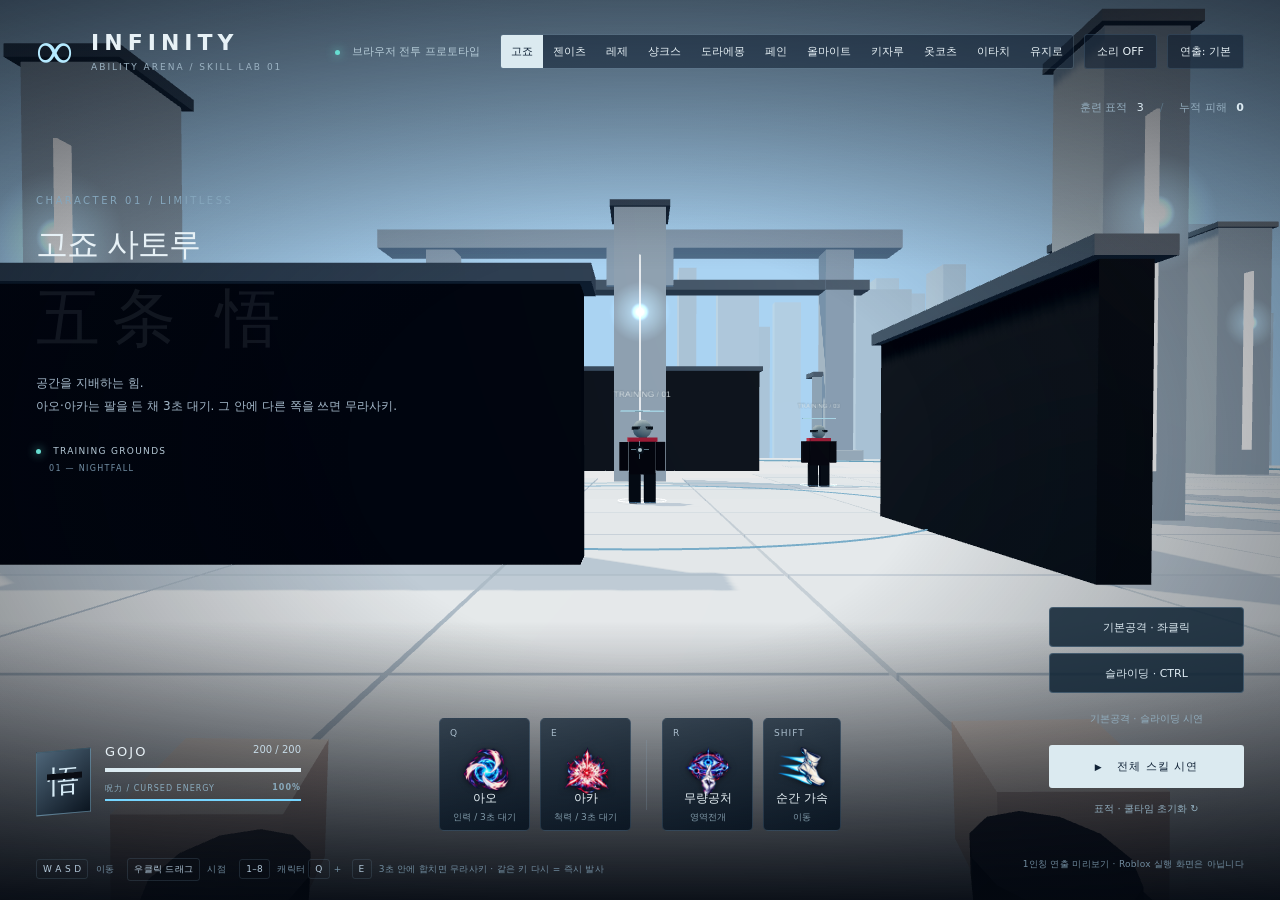
<file: preview/index.html>
<!doctype html>
<html lang="ko">
<head>
  <meta charset="utf-8"><meta name="viewport" content="width=device-width, initial-scale=1">
  <title>INFINITY / 캐릭터 아레나 · Skill Lab</title>
  <link rel="stylesheet" href="style.css">
</head>
<body data-char="gojo">
  <canvas id="scene" aria-label="1인칭 스킬 아레나"></canvas>
  <div class="vignette"></div><div id="flash"></div><div id="damageLayer"></div>
  <header>
    <div class="brand"><span class="brand-symbol">∞</span><div>INFINITY<span class="sub">ABILITY ARENA / SKILL LAB 01</span></div></div>
    <div class="top-right"><span class="build-tag"><i></i> 브라우저 전투 프로토타입</span><div class="char-switch" role="group" aria-label="캐릭터 선택"><button data-pick="gojo" class="active" title="1">고죠</button><button data-pick="zenitsu" title="2">젠이츠</button><button data-pick="reze" title="3">레제</button><button data-pick="shanks" title="4">샹크스</button><button data-pick="doraemon" title="5">도라에몽</button><button data-pick="pain" title="6">페인</button><button data-pick="allmight" title="7">올마이트</button><button data-pick="kizaru" title="9">키자루</button><button data-pick="okkotsu" title="8">옷코츠</button><button data-pick="itachi" title="0">이타치</button><button data-pick="yujiro" title="-">유지로</button></div><button id="sound" title="사운드 켜기">소리 OFF</button><button id="settings" title="화면 흔들림 줄이기">연출: 기본</button></div>
  </header>
  <aside class="identity"><span class="eyebrow" id="charEyebrow">CHARACTER 01 / LIMITLESS</span><h1 id="charName">고죠 사토루<span>五条 悟</span></h1><p id="charDesc">공간을 지배하는 힘.<br>아오와 아카를 연결해 무라사키를 완성하세요.</p><div class="mode"><i></i> TRAINING GROUNDS <span>01 — NIGHTFALL</span></div></aside>
  <div class="target-hint">훈련 표적 <span id="targetCount">3</span><span class="separator">/</span>누적 피해 <b id="totalDamage">0</b></div>
  <div id="crosshair"><span></span><span></span><i></i></div>
  <section class="cast-title" id="castTitle" aria-live="polite"><span id="castKicker">CURSED TECHNIQUE</span><h2 id="castName">술식 순전 · 아오</h2><p id="castDescription"></p><div class="cast-line"><i id="castProgress"></i></div></section>
  <div id="statusToast" role="status"></div>
  <div class="bottom-left"><div class="portrait"><span id="seal">悟</span><i></i></div><div><div class="health-heading"><b id="hudName">GOJO</b> <span id="hpText">200 / 200</span></div><div class="health"><i id="hpBar"></i></div><div class="energy-heading"><span id="energyLabel">呪力 / CURSED ENERGY</span><b id="energyText">100%</b></div><div class="energy"><i id="energyBar"></i></div><div id="debuff"></div></div></div>
  <section class="skills" aria-label="스킬 조작">
    <button class="skill" id="qBtn"><div class="key">Q</div><div class="skill-icon orb-icon"></div><strong>아오</strong><span class="skill-type">인력 / 준비</span><div class="cooldown"></div><small></small></button>
    <button class="skill" id="eBtn"><div class="key">E</div><div class="skill-icon burst-icon">✦</div><strong>아카</strong><span class="skill-type">척력 / 발사</span><div class="cooldown"></div><small></small></button>
    <div class="skill-divider"></div>
    <button class="skill" id="rBtn"><div class="key">R</div><div class="skill-icon domain-icon">∞</div><strong>무량공처</strong><span class="skill-type">영역전개</span><div class="cooldown"></div><small></small></button>
    <button class="skill dash" id="shiftBtn"><div class="key">SHIFT</div><div class="skill-icon dash-icon">»</div><strong>순간 가속</strong><span class="skill-type">이동</span><div class="cooldown"></div><small></small></button>
  </section>
  <div class="bottom-right"><div class="common-controls"><button id="basicAttack">기본공격 · 좌클릭</button><button id="slide">슬라이딩 · CTRL</button></div><button id="movesDemo" class="reset-button">기본공격 · 슬라이딩 시연</button><button id="demo" class="demo-button"><span>▶</span> 전체 스킬 시연</button><button id="injury" class="reset-button" hidden>부상 상태로 연습 · HP 50%</button><button id="reset" class="reset-button">표적 · 쿨타임 초기화 ↻</button></div>
  <footer><span><kbd>W A S D</kbd> 이동 <kbd>우클릭 드래그</kbd> 시점 <kbd>1–8</kbd> 캐릭터 <span id="comboHint"><kbd>Q → E</kbd> 무라사키 연계</span></span><span>1인칭 연출 미리보기 · Roblox 실행 화면은 아닙니다</span></footer>
  <div id="comboPrompt"><b id="comboKey">E</b><span id="comboText"> 연계 킥!</span><i></i></div>
  <div id="blackout"></div>
  <div id="loading"><span class="loader-symbol">∞</span><p>술식 공간을 구성하는 중</p></div>
  <div id="fatal" hidden><h2>3D 미리보기를 열지 못했어요</h2><p>WebGL을 지원하는 브라우저에서 다시 열어주세요.</p></div>
  <script src="skill-assets.js"></script>
  <script src="pain.js"></script>
  <script src="allmight.js"></script>
  <script src="okkotsu.js"></script>
  <script src="kizaru.js"></script>
  <script src="itachi.js"></script>
  <script src="yujiro.js"></script>
  <script type="module" src="app.js"></script>
</body>
</html>
</file>
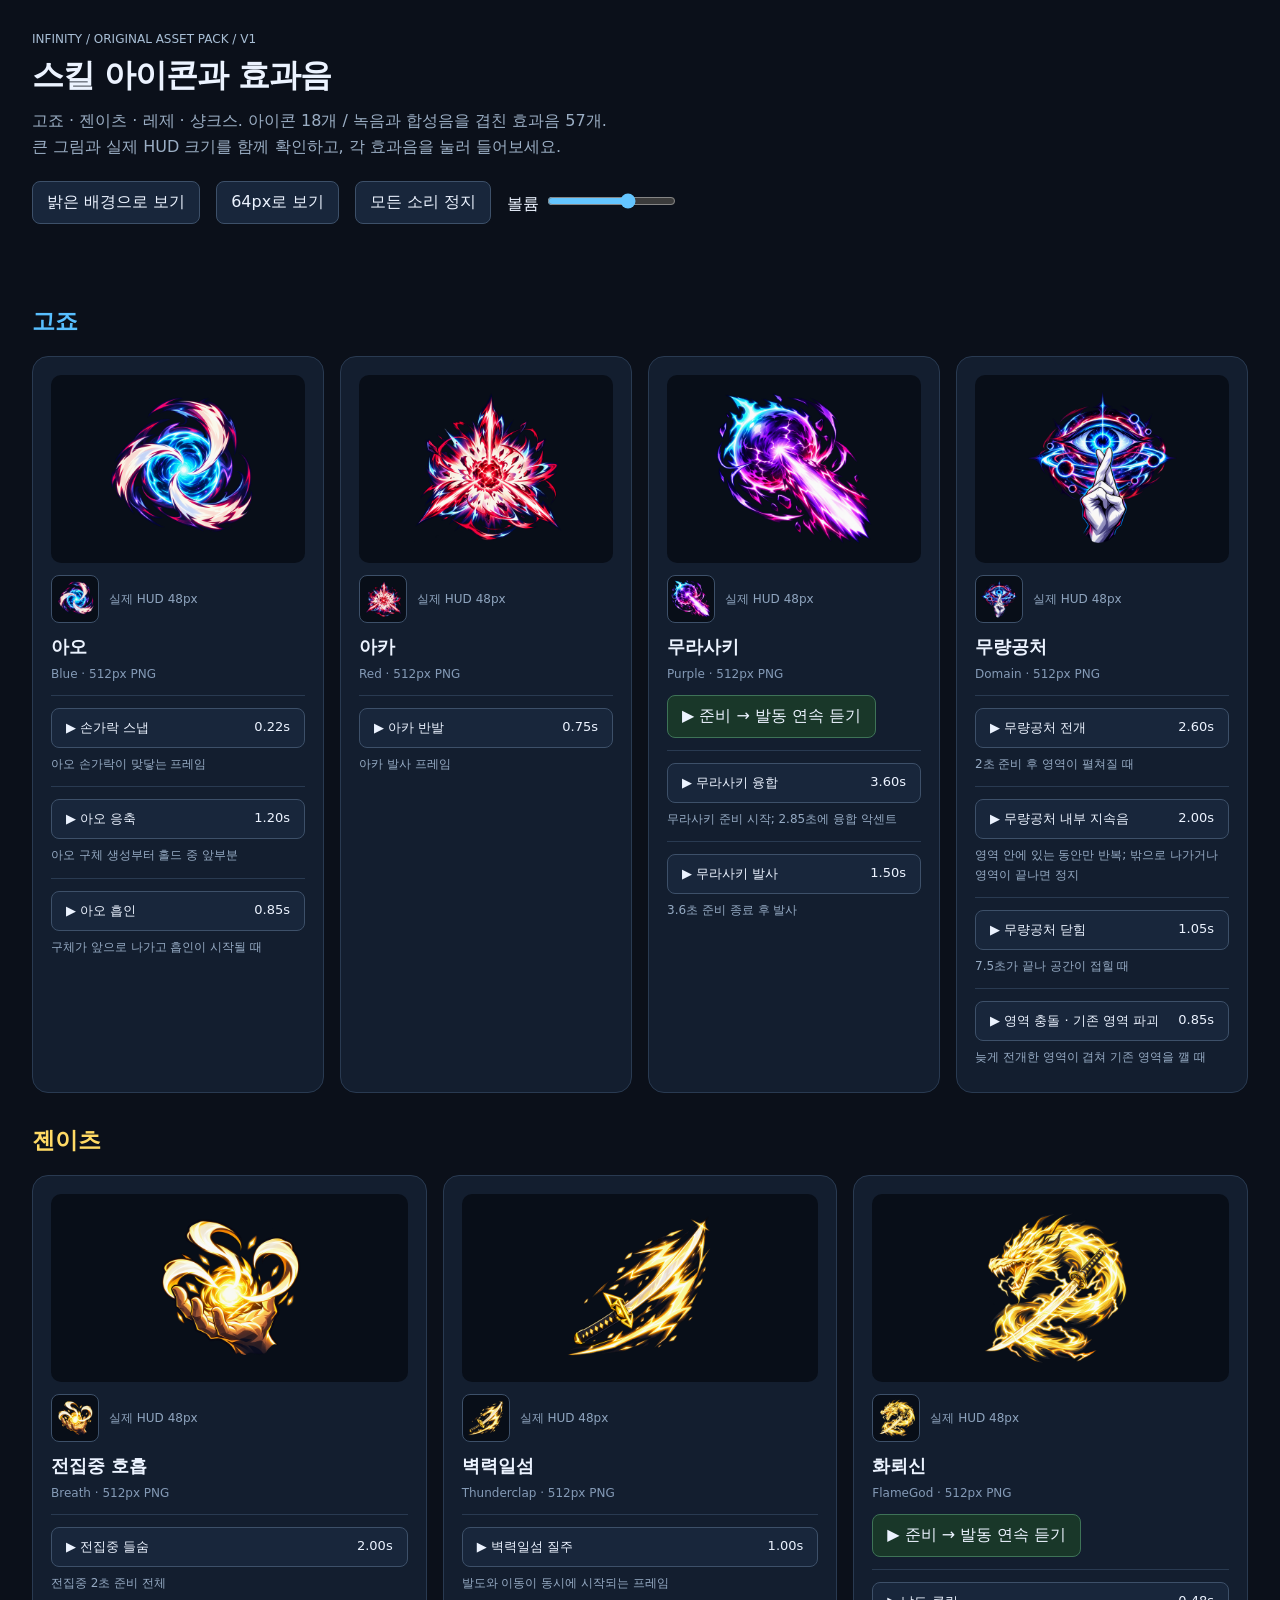
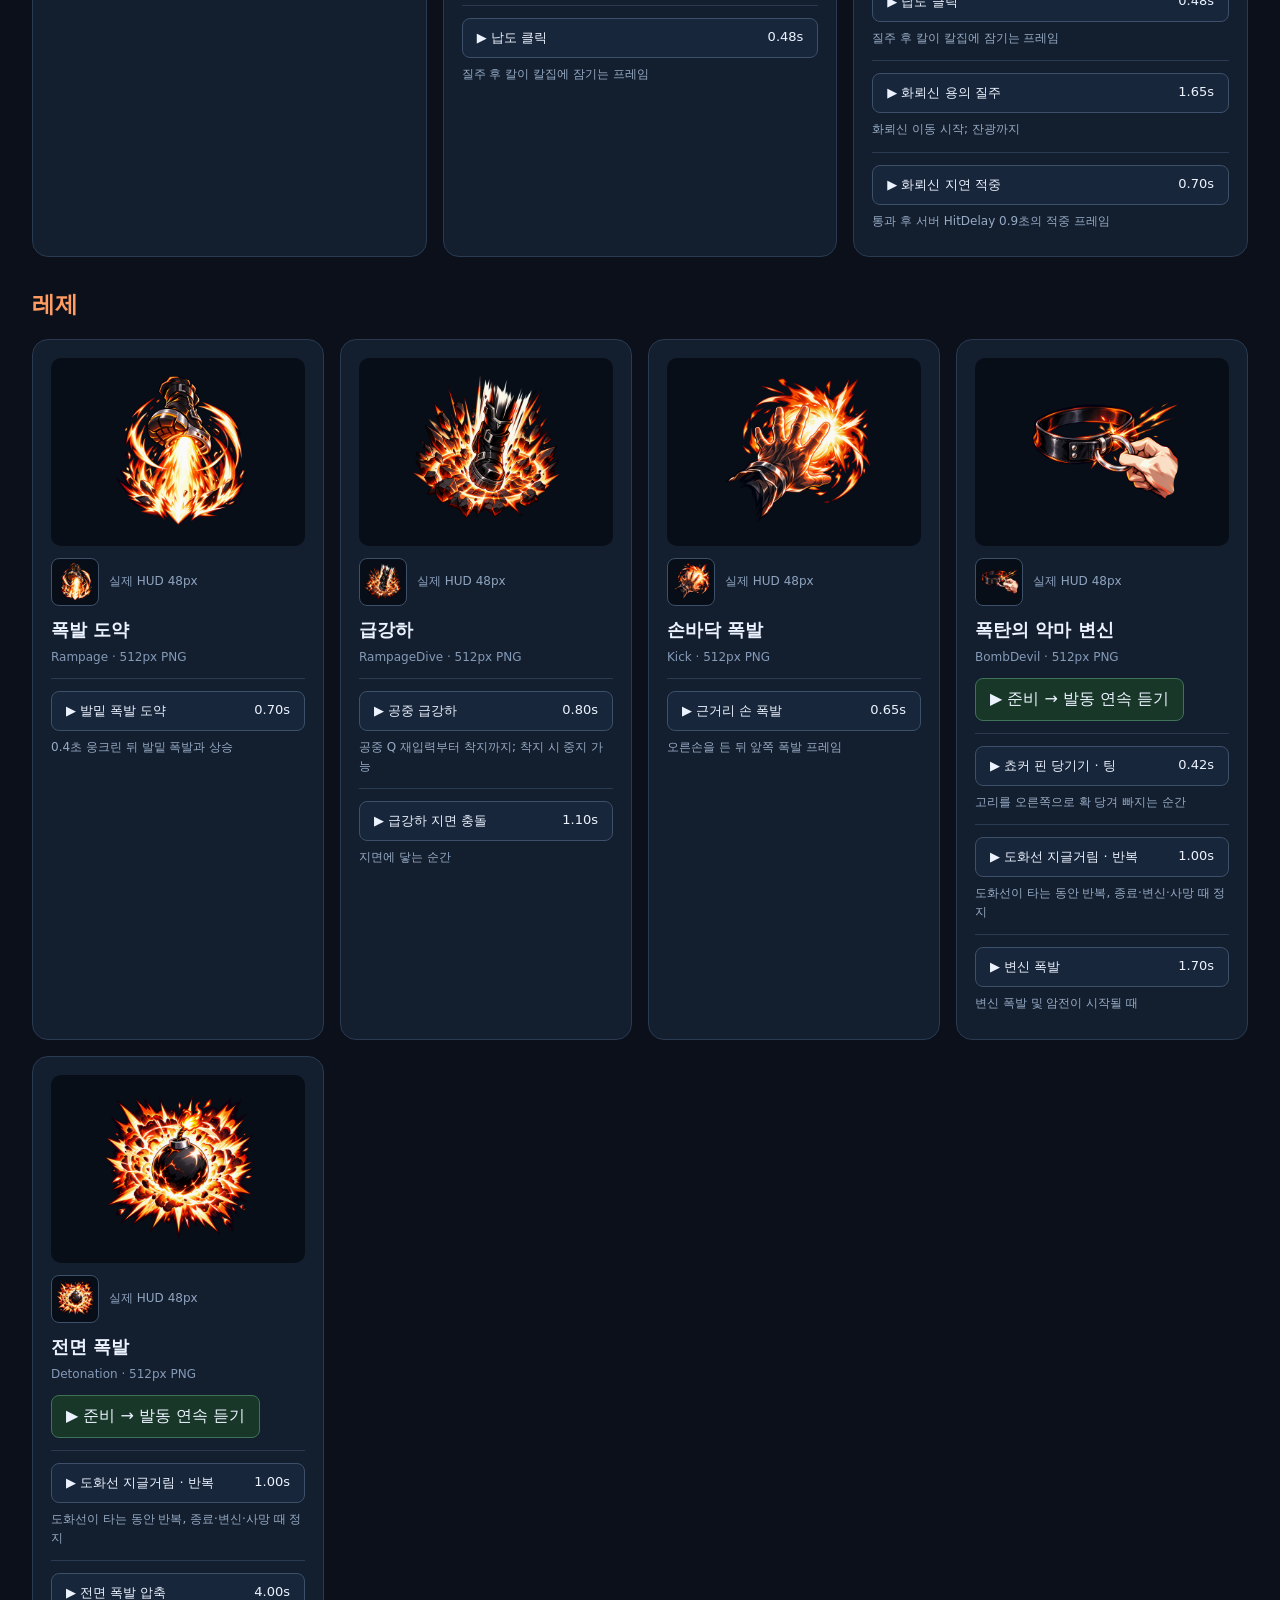
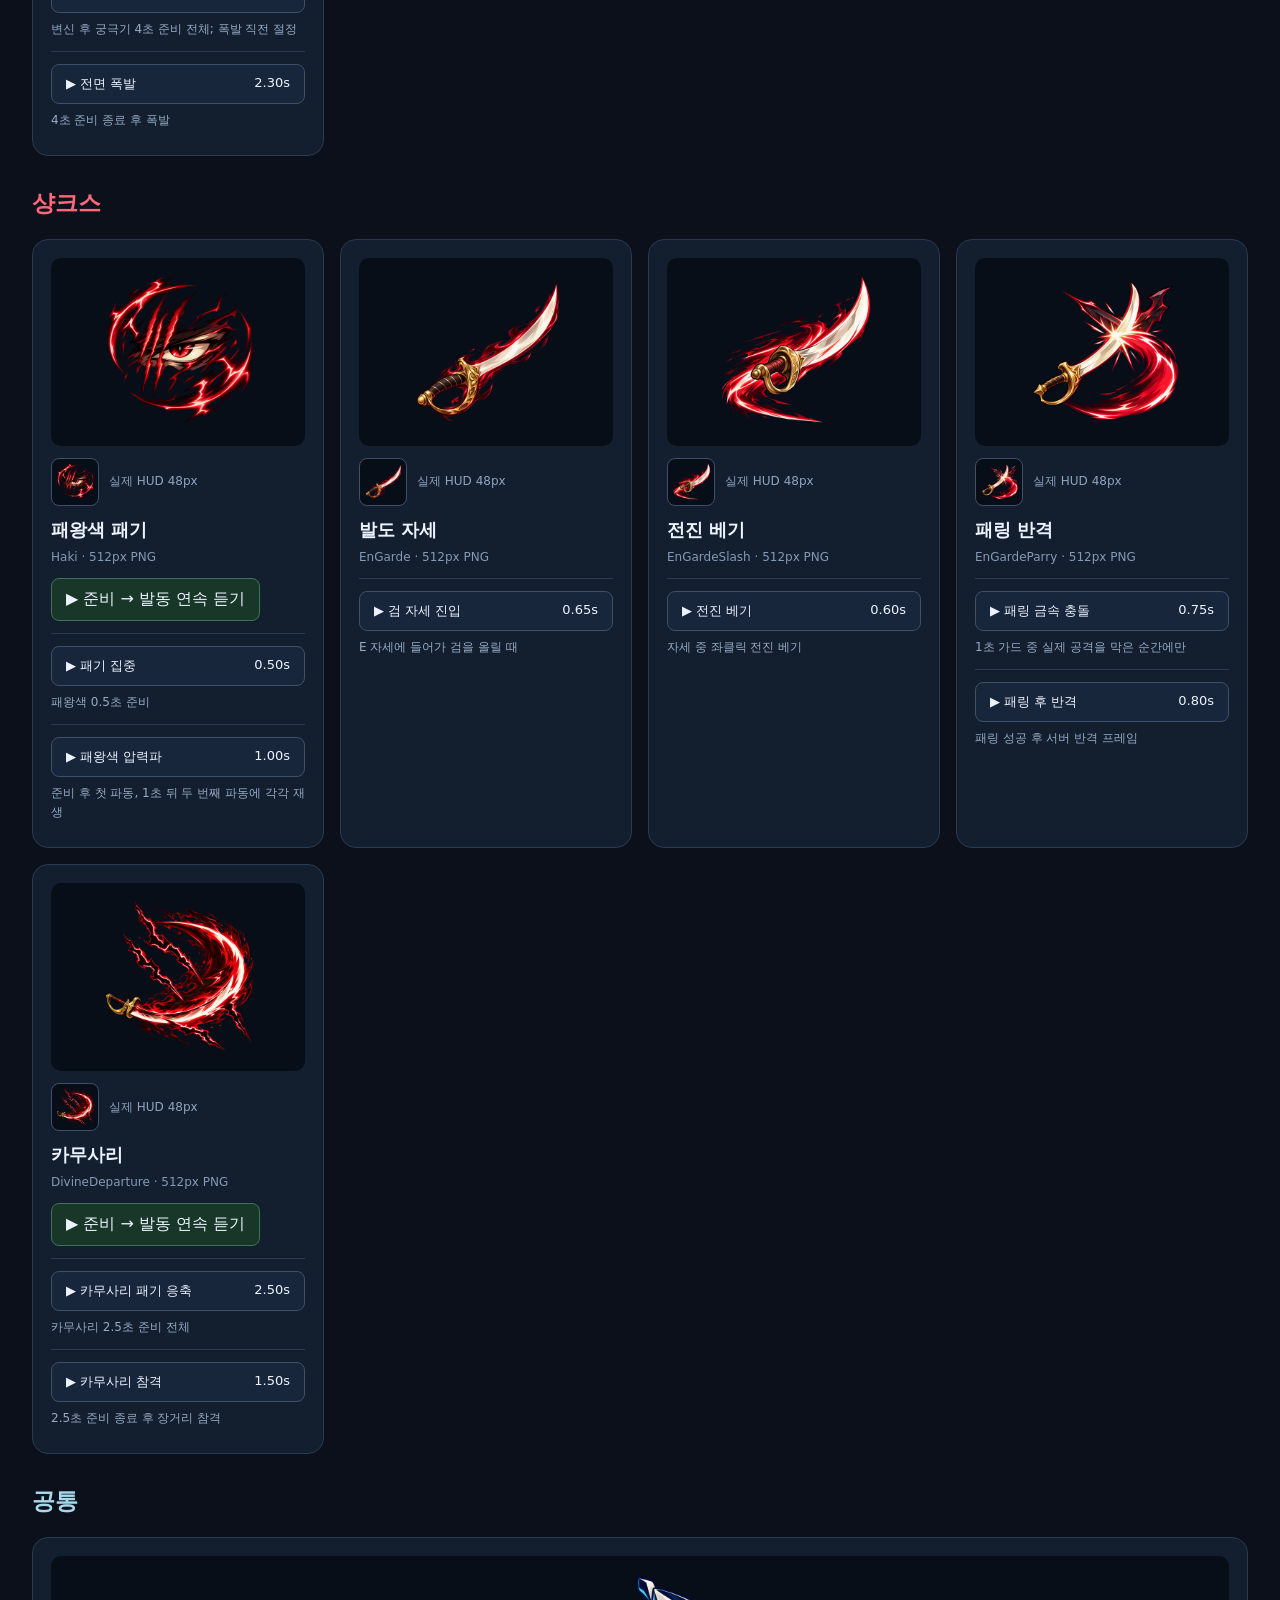
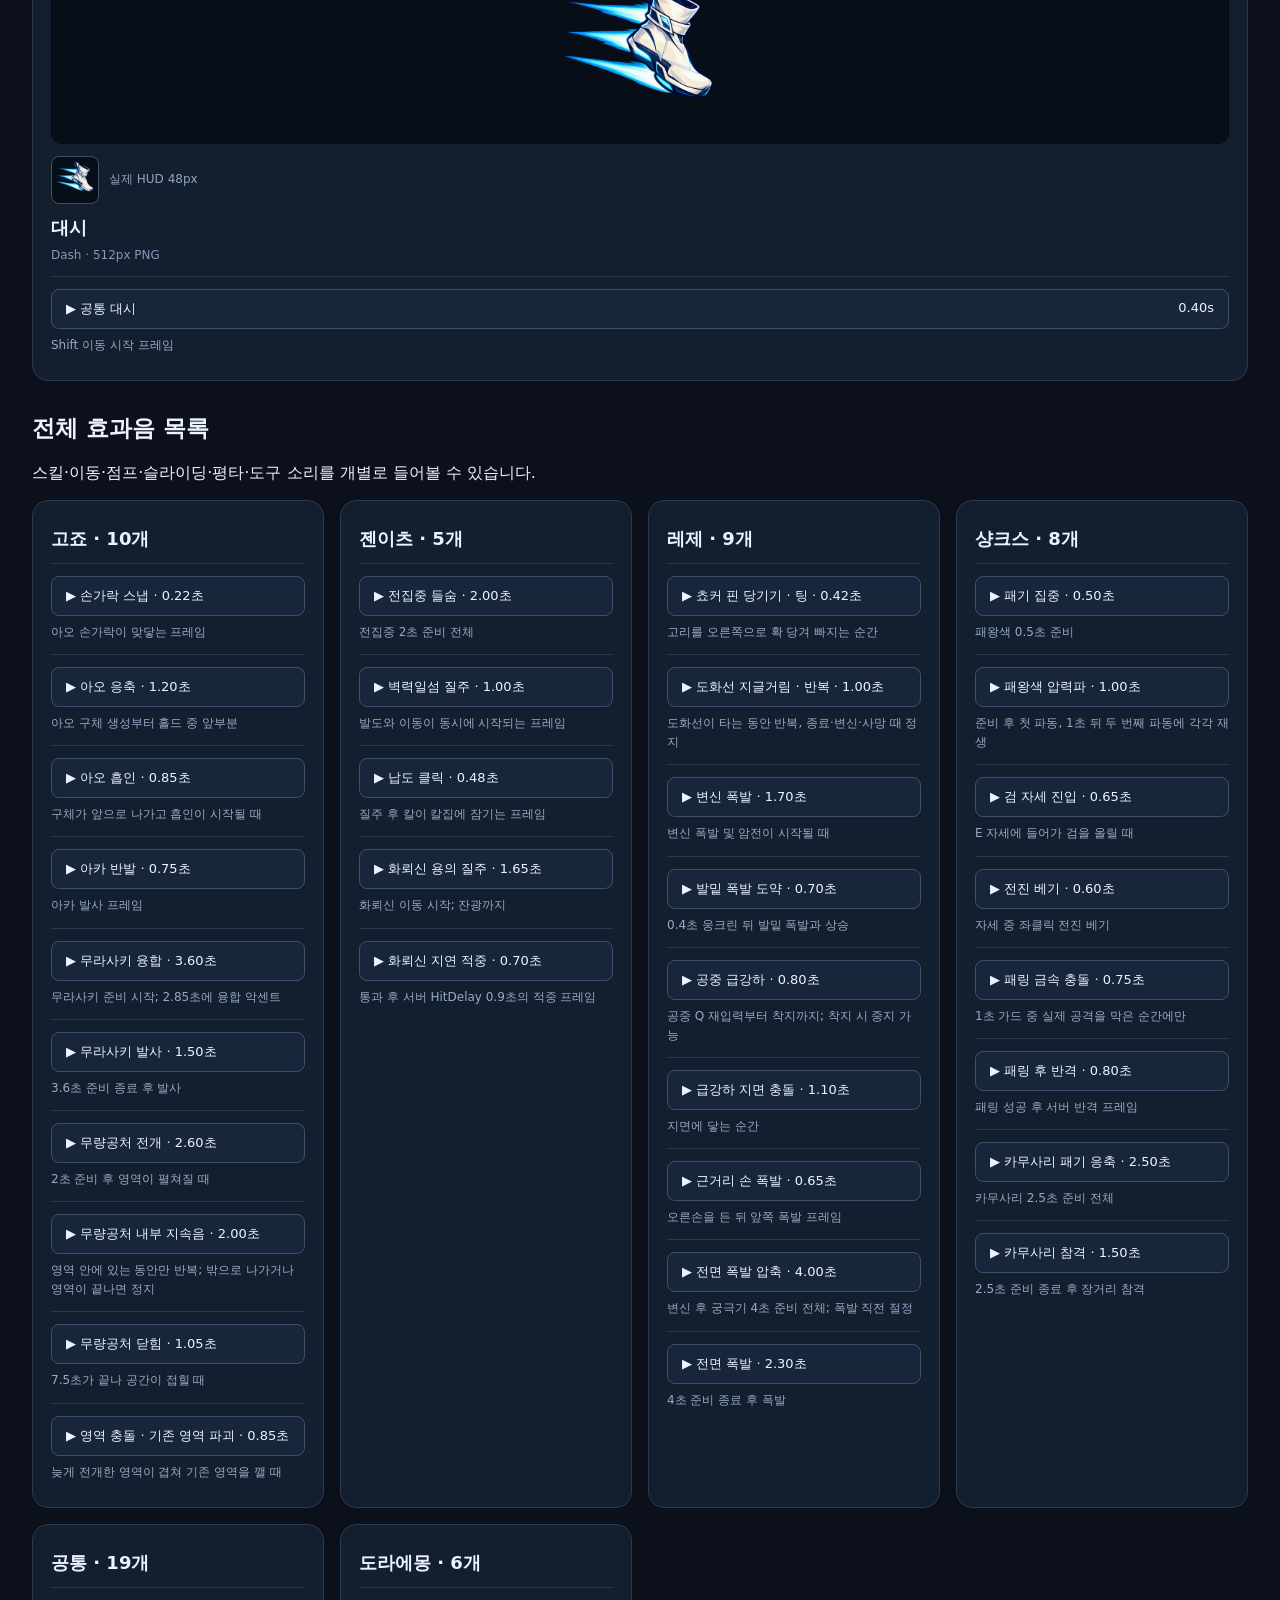
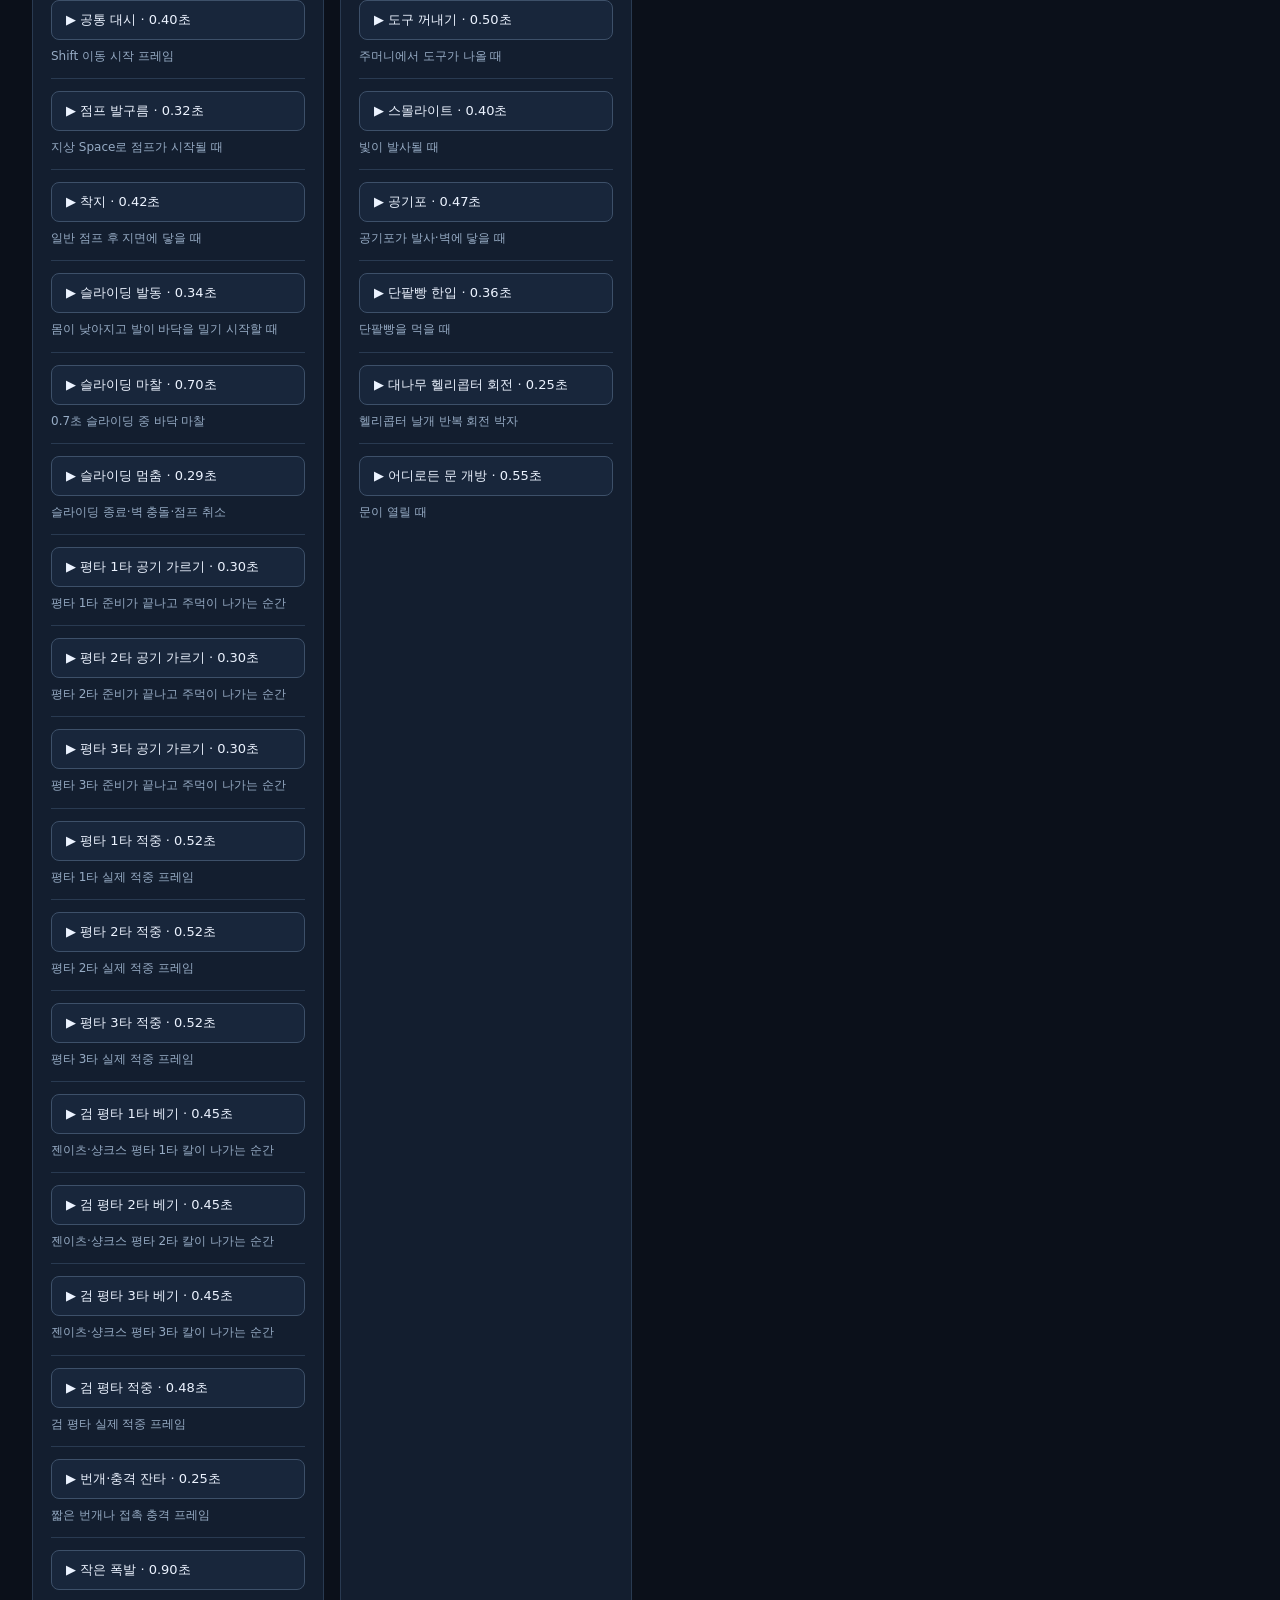
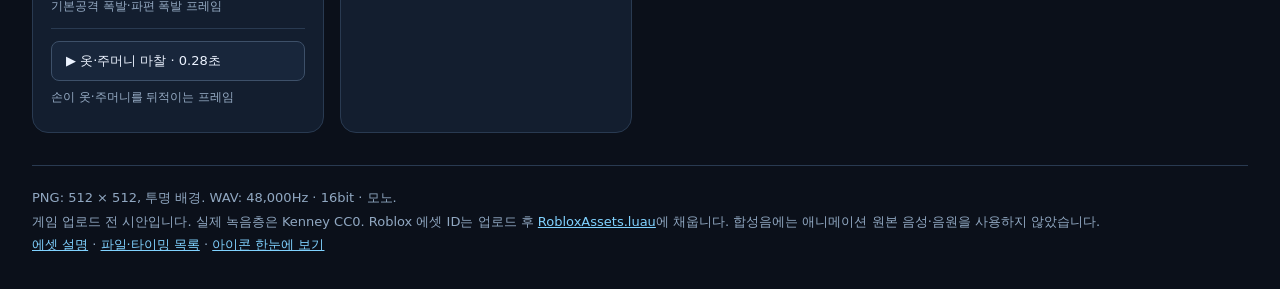
<file: assets/skill-pack-v1/index.html>
<!doctype html><html lang="ko"><meta charset="utf-8"><meta name="viewport" content="width=device-width,initial-scale=1">
<title>INFINITY · 스킬 에셋 V1</title><style>
:root{color-scheme:dark;font-family:system-ui,'Malgun Gothic',sans-serif;background:#0b101a;color:#ecf3ff}*{box-sizing:border-box}body{max-width:1440px;margin:auto;padding:32px}h1{font-size:32px;letter-spacing:-1px;margin:8px 0}header p{color:#9baec4;margin:10px 0;line-height:1.6}.tools{display:flex;gap:16px;flex-wrap:wrap;align-items:center;margin:22px 0 28px}button,select{font:inherit;color:inherit;background:#18263b;border:1px solid #3d5069;border-radius:8px;padding:10px 14px;cursor:pointer}button:hover{background:#253c59}input{accent-color:#64c5ff}section{margin:32px 0}h2{font-size:23px}.grid{display:grid;grid-template-columns:repeat(auto-fit,minmax(250px,1fr));gap:16px}.card{min-width:0;border:1px solid #293a51;border-radius:16px;background:#131e2f;padding:18px}.art{height:188px;display:flex;align-items:center;justify-content:center;border-radius:10px;background:#080e18}.light .art{background:#e7edf5}.art img{height:184px;width:184px;object-fit:contain}.sample{display:flex;align-items:center;gap:10px;color:#8fa5bf;font-size:12px;margin:12px 0}.sample img{width:48px;height:48px;background:#080e18;border:1px solid #3d5069;border-radius:8px}.card h3{font-size:18px;margin:8px 0}.skill{color:#849ab6;font-size:12px;margin:6px 0 14px}.sound{border-top:1px solid #293a51;padding-top:12px;margin-top:12px}.sound button{width:100%;display:flex;justify-content:space-between;gap:8px;text-align:left;font-size:13px}.sound p{color:#96abc4;font-size:12px;line-height:1.6;margin:7px 0}.sequence{background:#193729;border-color:#3e7357}.badge{font-size:12px;color:#a9bfd6}.footer{border-top:1px solid #293a51;padding-top:20px;color:#91a8c2;font-size:13px;line-height:1.8}a{color:#80d2ff}#now{color:#afdbf3;min-height:22px;font-size:13px}body.compact .art{height:90px}body.compact .art img{height:64px;width:64px}@media(max-width:620px){body{padding:18px}.grid{grid-template-columns:1fr}}
</style><header><div class="badge">INFINITY / ORIGINAL ASSET PACK / V1</div><h1>스킬 아이콘과 효과음</h1><p>고죠 · 젠이츠 · 레제 · 샹크스. 아이콘 18개 / 녹음과 합성음을 겹친 효과음 57개.<br>큰 그림과 실제 HUD 크기를 함께 확인하고, 각 효과음을 눌러 들어보세요.</p></header>
<div class="tools"><button id="theme">밝은 배경으로 보기</button><button id="compact">64px로 보기</button><button id="stop">모든 소리 정지</button><label>볼륨 <input id="volume" type="range" min="0" max="1" step="0.05" value="0.65"></label></div><div id="now" role="status" aria-live="polite"></div><main id="main"></main><div class="footer">PNG: 512 × 512, 투명 배경. WAV: 48,000Hz · 16bit · 모노.<br>게임 업로드 전 시안입니다. 실제 녹음층은 Kenney CC0. Roblox 에셋 ID는 업로드 후 <a href="RobloxAssets.luau">RobloxAssets.luau</a>에 채웁니다. 합성음에는 애니메이션 원본 음성·음원을 사용하지 않았습니다.<br><a href="README.md">에셋 설명</a> · <a href="manifest.json">파일·타이밍 목록</a> · <a href="icon-contact-sheet.jpg">아이콘 한눈에 보기</a></div>
<script>const pack={"version": 1, "characters": ["Gojo", "Zenitsu", "Reze", "Shanks"], "icons": [{"id": "gojo_blue", "character": "gojo", "label": "아오", "skill": "Blue", "file": "icons/gojo_blue.png", "uploadAssetId": "", "prompt": "Use case: stylized-concept. Asset type: one production Roblox arena ability HUD icon, square composition, transparent PNG background.\nStyle: premium anime action-game skill symbol, digitally painted sharp cel shading, bold angular brushwork, thick dark navy outer silhouette and crisp near-white highlights, restrained glowing accents. NOT emoji, NOT a photorealistic render. One coherent central symbol, dramatic and readable at 48 pixels. Large simple masses; no tiny decorative confetti.\nComposition: center the complete symbol in a square, occupy 78 percent of the width and height, leave at least 10 percent safe transparent padding on every side. No frame, no button background, no letters, no words, no numbers, no watermark, no portraits or entire characters. Real transparent alpha outside the artwork.\nPalette: Cyan, crimson, violet, ivory and midnight navy, only colors appropriate to the specified technique.\nSubject: A brilliant cyan blue gravity orb pulling three thick curved ivory energy strokes inward; unmistakable centripetal motion; no outward explosion.", "width": 512, "height": 512, "safeMarginPx": 40}, {"id": "gojo_red", "character": "gojo", "label": "아카", "skill": "Red", "file": "icons/gojo_red.png", "uploadAssetId": "", "prompt": "Use case: stylized-concept. Asset type: one production Roblox arena ability HUD icon, square composition, transparent PNG background.\nStyle: premium anime action-game skill symbol, digitally painted sharp cel shading, bold angular brushwork, thick dark navy outer silhouette and crisp near-white highlights, restrained glowing accents. NOT emoji, NOT a photorealistic render. One coherent central symbol, dramatic and readable at 48 pixels. Large simple masses; no tiny decorative confetti.\nComposition: center the complete symbol in a square, occupy 78 percent of the width and height, leave at least 10 percent safe transparent padding on every side. No frame, no button background, no letters, no words, no numbers, no watermark, no portraits or entire characters. Real transparent alpha outside the artwork.\nPalette: Cyan, crimson, violet, ivory and midnight navy, only colors appropriate to the specified technique.\nSubject: A small crimson red core erupting outwards into a huge red white radial pressure burst, with three bold outward force streaks.", "width": 512, "height": 512, "safeMarginPx": 40}, {"id": "gojo_purple", "character": "gojo", "label": "무라사키", "skill": "Purple", "file": "icons/gojo_purple.png", "uploadAssetId": "", "prompt": "Use case: stylized-concept. Asset type: one production Roblox arena ability HUD icon, square composition, transparent PNG background.\nStyle: premium anime action-game skill symbol, digitally painted sharp cel shading, bold angular brushwork, thick dark navy outer silhouette and crisp near-white highlights, restrained glowing accents. NOT emoji, NOT a photorealistic render. One coherent central symbol, dramatic and readable at 48 pixels. Large simple masses; no tiny decorative confetti.\nComposition: center the complete symbol in a square, occupy 78 percent of the width and height, leave at least 10 percent safe transparent padding on every side. No frame, no button background, no letters, no words, no numbers, no watermark, no portraits or entire characters. Real transparent alpha outside the artwork.\nPalette: Cyan, crimson, violet, ivory and midnight navy, only colors appropriate to the specified technique.\nSubject: One dominant violet sphere, its upper left edge lit cyan and lower right edge magenta, a bold straight violet destructive beam projecting diagonally down right; one unified energy attack.", "width": 512, "height": 512, "safeMarginPx": 40}, {"id": "gojo_domain", "character": "gojo", "label": "무량공처", "skill": "Domain", "file": "icons/gojo_domain.png", "uploadAssetId": "", "prompt": "Use case: stylized-concept. Asset type: one production Roblox arena ability HUD icon, square composition, transparent PNG background.\nStyle: premium anime action-game skill symbol, digitally painted sharp cel shading, bold angular brushwork, thick dark navy outer silhouette and crisp near-white highlights, restrained glowing accents. NOT emoji, NOT a photorealistic render. One coherent central symbol, dramatic and readable at 48 pixels. Large simple masses; no tiny decorative confetti.\nComposition: center the complete symbol in a square, occupy 78 percent of the width and height, leave at least 10 percent safe transparent padding on every side. No frame, no button background, no letters, no words, no numbers, no watermark, no portraits or entire characters. Real transparent alpha outside the artwork.\nPalette: Cyan, crimson, violet, ivory and midnight navy, only colors appropriate to the specified technique.\nSubject: A white right hand raising crossed index and middle fingers, with a single large stylized luminous blue eye and concentric cosmic void rings behind the fingers; clearly readable crossed-finger hand sign.", "width": 512, "height": 512, "safeMarginPx": 40}, {"id": "zenitsu_breath", "character": "zenitsu", "label": "전집중 호흡", "skill": "Breath", "file": "icons/zenitsu_breath.png", "uploadAssetId": "", "prompt": "Use case: stylized-concept. Asset type: one production Roblox arena ability HUD icon, square composition, transparent PNG background.\nStyle: premium anime action-game skill symbol, digitally painted sharp cel shading, bold angular brushwork, thick dark navy outer silhouette and crisp near-white highlights, restrained glowing accents. NOT emoji, NOT a photorealistic render. One coherent central symbol, dramatic and readable at 48 pixels. Large simple masses; no tiny decorative confetti.\nComposition: center the complete symbol in a square, occupy 78 percent of the width and height, leave at least 10 percent safe transparent padding on every side. No frame, no button background, no letters, no words, no numbers, no watermark, no portraits or entire characters. Real transparent alpha outside the artwork.\nPalette: Warm electric gold, pale lemon white and deep charcoal. Small orange accents.\nSubject: A chest-level cupped hand and three broad inward flowing warm white breath ribbons entering a bright gold center; calm gathering energy, a few gold sparks, no sword.", "width": 512, "height": 512, "safeMarginPx": 40}, {"id": "zenitsu_thunderclap", "character": "zenitsu", "label": "벽력일섬", "skill": "Thunderclap", "file": "icons/zenitsu_thunderclap.png", "uploadAssetId": "", "prompt": "Use case: stylized-concept. Asset type: one production Roblox arena ability HUD icon, square composition, transparent PNG background.\nStyle: premium anime action-game skill symbol, digitally painted sharp cel shading, bold angular brushwork, thick dark navy outer silhouette and crisp near-white highlights, restrained glowing accents. NOT emoji, NOT a photorealistic render. One coherent central symbol, dramatic and readable at 48 pixels. Large simple masses; no tiny decorative confetti.\nComposition: center the complete symbol in a square, occupy 78 percent of the width and height, leave at least 10 percent safe transparent padding on every side. No frame, no button background, no letters, no words, no numbers, no watermark, no portraits or entire characters. Real transparent alpha outside the artwork.\nPalette: Warm electric gold, pale lemon white and deep charcoal. Small orange accents.\nSubject: A single unsheathed katana extending diagonally up right with a thick angular golden lightning bolt tracing its rapid draw; ivory blade, black grip, yellow triangular tsuba; extremely decisive diagonal cut.", "width": 512, "height": 512, "safeMarginPx": 40}, {"id": "zenitsu_flamegod", "character": "zenitsu", "label": "화뢰신", "skill": "FlameGod", "file": "icons/zenitsu_flamegod.png", "uploadAssetId": "", "prompt": "Use case: stylized-concept. Asset type: one production Roblox arena ability HUD icon, square composition, transparent PNG background.\nStyle: premium anime action-game skill symbol, digitally painted sharp cel shading, bold angular brushwork, thick dark navy outer silhouette and crisp near-white highlights, restrained glowing accents. NOT emoji, NOT a photorealistic render. One coherent central symbol, dramatic and readable at 48 pixels. Large simple masses; no tiny decorative confetti.\nComposition: center the complete symbol in a square, occupy 78 percent of the width and height, leave at least 10 percent safe transparent padding on every side. No frame, no button background, no letters, no words, no numbers, no watermark, no portraits or entire characters. Real transparent alpha outside the artwork.\nPalette: Warm electric gold, pale lemon white and deep charcoal. Small orange accents.\nSubject: A fierce golden lightning dragon head with an open angular jaw, long flowing lightning mane curling into one S-shaped arc around a slim ivory katana; gold white electric fire, broad readable silhouette.", "width": 512, "height": 512, "safeMarginPx": 40}, {"id": "reze_rampage", "character": "reze", "label": "폭발 도약", "skill": "Rampage", "file": "icons/reze_rampage.png", "uploadAssetId": "", "prompt": "Use case: stylized-concept. Asset type: one production Roblox arena ability HUD icon, square composition, transparent PNG background.\nStyle: premium anime action-game skill symbol, digitally painted sharp cel shading, bold angular brushwork, thick dark navy outer silhouette and crisp near-white highlights, restrained glowing accents. NOT emoji, NOT a photorealistic render. One coherent central symbol, dramatic and readable at 48 pixels. Large simple masses; no tiny decorative confetti.\nComposition: center the complete symbol in a square, occupy 78 percent of the width and height, leave at least 10 percent safe transparent padding on every side. No frame, no button background, no letters, no words, no numbers, no watermark, no portraits or entire characters. Real transparent alpha outside the artwork.\nPalette: Hot orange, ember red, ivory and near-black. Metallic silver ring where specified.\nSubject: One black boot aimed upward, a powerful orange white explosion jet shooting down from its sole, thick upward motion arcs; unmistakably a rocket jump upward.", "width": 512, "height": 512, "safeMarginPx": 40}, {"id": "reze_dive", "character": "reze", "label": "급강하", "skill": "RampageDive", "file": "icons/reze_dive.png", "uploadAssetId": "", "prompt": "Use case: stylized-concept. Asset type: one production Roblox arena ability HUD icon, square composition, transparent PNG background.\nStyle: premium anime action-game skill symbol, digitally painted sharp cel shading, bold angular brushwork, thick dark navy outer silhouette and crisp near-white highlights, restrained glowing accents. NOT emoji, NOT a photorealistic render. One coherent central symbol, dramatic and readable at 48 pixels. Large simple masses; no tiny decorative confetti.\nComposition: center the complete symbol in a square, occupy 78 percent of the width and height, leave at least 10 percent safe transparent padding on every side. No frame, no button background, no letters, no words, no numbers, no watermark, no portraits or entire characters. Real transparent alpha outside the artwork.\nPalette: Hot orange, ember red, ivory and near-black. Metallic silver ring where specified.\nSubject: One black boot descending diagonally into the ground, a broad orange impact crater ring and thick downward white speed streak; unmistakably a downward aerial slam.", "width": 512, "height": 512, "safeMarginPx": 40}, {"id": "reze_hand_blast", "character": "reze", "label": "손바닥 폭발", "skill": "Kick", "file": "icons/reze_hand_blast.png", "uploadAssetId": "", "prompt": "Use case: stylized-concept. Asset type: one production Roblox arena ability HUD icon, square composition, transparent PNG background.\nStyle: premium anime action-game skill symbol, digitally painted sharp cel shading, bold angular brushwork, thick dark navy outer silhouette and crisp near-white highlights, restrained glowing accents. NOT emoji, NOT a photorealistic render. One coherent central symbol, dramatic and readable at 48 pixels. Large simple masses; no tiny decorative confetti.\nComposition: center the complete symbol in a square, occupy 78 percent of the width and height, leave at least 10 percent safe transparent padding on every side. No frame, no button background, no letters, no words, no numbers, no watermark, no portraits or entire characters. Real transparent alpha outside the artwork.\nPalette: Hot orange, ember red, ivory and near-black. Metallic silver ring where specified.\nSubject: A right hand seen from behind at three-quarter view, palm pointing outwards to the upper right, a compact orange white explosion immediately in front of the fingertips; no feet.", "width": 512, "height": 512, "safeMarginPx": 40}, {"id": "reze_transform", "character": "reze", "label": "폭탄의 악마 변신", "skill": "BombDevil", "file": "icons/reze_transform.png", "uploadAssetId": "", "prompt": "Use case: stylized-concept. Asset type: one production Roblox arena ability HUD icon, square composition, transparent PNG background.\nStyle: premium anime action-game skill symbol, digitally painted sharp cel shading, bold angular brushwork, thick dark navy outer silhouette and crisp near-white highlights, restrained glowing accents. NOT emoji, NOT a photorealistic render. One coherent central symbol, dramatic and readable at 48 pixels. Large simple masses; no tiny decorative confetti.\nComposition: center the complete symbol in a square, occupy 78 percent of the width and height, leave at least 10 percent safe transparent padding on every side. No frame, no button background, no letters, no words, no numbers, no watermark, no portraits or entire characters. Real transparent alpha outside the artwork.\nPalette: Hot orange, ember red, ivory and near-black. Metallic silver ring where specified.\nSubject: A black neck choker with a silver pull ring, an ivory right hand hooking the ring and pulling it to the right, one small bright orange spark at the release point; the choker and ring are the dominant readable symbols. No head or face.", "width": 512, "height": 512, "safeMarginPx": 40}, {"id": "reze_detonation", "character": "reze", "label": "전면 폭발", "skill": "Detonation", "file": "icons/reze_detonation.png", "uploadAssetId": "", "prompt": "Use case: stylized-concept. Asset type: one production Roblox arena ability HUD icon, square composition, transparent PNG background.\nStyle: premium anime action-game skill symbol, digitally painted sharp cel shading, bold angular brushwork, thick dark navy outer silhouette and crisp near-white highlights, restrained glowing accents. NOT emoji, NOT a photorealistic render. One coherent central symbol, dramatic and readable at 48 pixels. Large simple masses; no tiny decorative confetti.\nComposition: center the complete symbol in a square, occupy 78 percent of the width and height, leave at least 10 percent safe transparent padding on every side. No frame, no button background, no letters, no words, no numbers, no watermark, no portraits or entire characters. Real transparent alpha outside the artwork.\nPalette: Hot orange, ember red, ivory and near-black. Metallic silver ring where specified.\nSubject: A stark black bomb silhouette with a short burning fuse at its top center, engulfed in an enormous orange white shockwave and jagged outward blast petals; one overwhelming blast, no hand or boot.", "width": 512, "height": 512, "safeMarginPx": 40}, {"id": "shanks_haki", "character": "shanks", "label": "패왕색 패기", "skill": "Haki", "file": "icons/shanks_haki.png", "uploadAssetId": "", "prompt": "Use case: stylized-concept. Asset type: one production Roblox arena ability HUD icon, square composition, transparent PNG background.\nStyle: premium anime action-game skill symbol, digitally painted sharp cel shading, bold angular brushwork, thick dark navy outer silhouette and crisp near-white highlights, restrained glowing accents. NOT emoji, NOT a photorealistic render. One coherent central symbol, dramatic and readable at 48 pixels. Large simple masses; no tiny decorative confetti.\nComposition: center the complete symbol in a square, occupy 78 percent of the width and height, leave at least 10 percent safe transparent padding on every side. No frame, no button background, no letters, no words, no numbers, no watermark, no portraits or entire characters. Real transparent alpha outside the artwork.\nPalette: Crimson, very dark red-black, ivory and muted gold for the saber guard.\nSubject: One intense narrowed ivory eye with three parallel red scars crossing its left side, surrounded by thick jagged crimson black lightning and two spreading pressure arcs; symbolic eye only, no complete portrait.", "width": 512, "height": 512, "safeMarginPx": 40}, {"id": "shanks_stance", "character": "shanks", "label": "발도 자세", "skill": "EnGarde", "file": "icons/shanks_stance.png", "uploadAssetId": "", "prompt": "Use case: stylized-concept. Asset type: one production Roblox arena ability HUD icon, square composition, transparent PNG background.\nStyle: premium anime action-game skill symbol, digitally painted sharp cel shading, bold angular brushwork, thick dark navy outer silhouette and crisp near-white highlights, restrained glowing accents. NOT emoji, NOT a photorealistic render. One coherent central symbol, dramatic and readable at 48 pixels. Large simple masses; no tiny decorative confetti.\nComposition: center the complete symbol in a square, occupy 78 percent of the width and height, leave at least 10 percent safe transparent padding on every side. No frame, no button background, no letters, no words, no numbers, no watermark, no portraits or entire characters. Real transparent alpha outside the artwork.\nPalette: Crimson, very dark red-black, ivory and muted gold for the saber guard.\nSubject: An elegant long curved ivory saber held in a guarded near-horizontal diagonal posture, distinctive golden D-shaped knuckle guard and dark grip, a quiet crimson aura around the blade; calm ready stance, no attack burst.", "width": 512, "height": 512, "safeMarginPx": 40}, {"id": "shanks_slash", "character": "shanks", "label": "전진 베기", "skill": "EnGardeSlash", "file": "icons/shanks_slash.png", "uploadAssetId": "", "prompt": "Use case: stylized-concept. Asset type: one production Roblox arena ability HUD icon, square composition, transparent PNG background.\nStyle: premium anime action-game skill symbol, digitally painted sharp cel shading, bold angular brushwork, thick dark navy outer silhouette and crisp near-white highlights, restrained glowing accents. NOT emoji, NOT a photorealistic render. One coherent central symbol, dramatic and readable at 48 pixels. Large simple masses; no tiny decorative confetti.\nComposition: center the complete symbol in a square, occupy 78 percent of the width and height, leave at least 10 percent safe transparent padding on every side. No frame, no button background, no letters, no words, no numbers, no watermark, no portraits or entire characters. Real transparent alpha outside the artwork.\nPalette: Crimson, very dark red-black, ivory and muted gold for the saber guard.\nSubject: One curved ivory saber with golden D-shaped guard thrusting forward in a dramatic foreshortened diagonal toward the upper right, long crimson speed trail behind its guard; energetic forward lunge.", "width": 512, "height": 512, "safeMarginPx": 40}, {"id": "shanks_parry", "character": "shanks", "label": "패링 반격", "skill": "EnGardeParry", "file": "icons/shanks_parry.png", "uploadAssetId": "", "prompt": "Use case: stylized-concept. Asset type: one production Roblox arena ability HUD icon, square composition, transparent PNG background.\nStyle: premium anime action-game skill symbol, digitally painted sharp cel shading, bold angular brushwork, thick dark navy outer silhouette and crisp near-white highlights, restrained glowing accents. NOT emoji, NOT a photorealistic render. One coherent central symbol, dramatic and readable at 48 pixels. Large simple masses; no tiny decorative confetti.\nComposition: center the complete symbol in a square, occupy 78 percent of the width and height, leave at least 10 percent safe transparent padding on every side. No frame, no button background, no letters, no words, no numbers, no watermark, no portraits or entire characters. Real transparent alpha outside the artwork.\nPalette: Crimson, very dark red-black, ivory and muted gold for the saber guard.\nSubject: A curved ivory saber with golden D-shaped guard blocking a dark incoming blade, a single large white gold contact spark at their crossing, a thick crimson return slash arc curling back outward; clear defend-and-counter symbol.", "width": 512, "height": 512, "safeMarginPx": 40}, {"id": "shanks_departure", "character": "shanks", "label": "카무사리", "skill": "DivineDeparture", "file": "icons/shanks_departure.png", "uploadAssetId": "", "prompt": "Use case: stylized-concept. Asset type: one production Roblox arena ability HUD icon, square composition, transparent PNG background.\nStyle: premium anime action-game skill symbol, digitally painted sharp cel shading, bold angular brushwork, thick dark navy outer silhouette and crisp near-white highlights, restrained glowing accents. NOT emoji, NOT a photorealistic render. One coherent central symbol, dramatic and readable at 48 pixels. Large simple masses; no tiny decorative confetti.\nComposition: center the complete symbol in a square, occupy 78 percent of the width and height, leave at least 10 percent safe transparent padding on every side. No frame, no button background, no letters, no words, no numbers, no watermark, no portraits or entire characters. Real transparent alpha outside the artwork.\nPalette: Crimson, very dark red-black, ivory and muted gold for the saber guard.\nSubject: One huge sweeping crimson black crescent slash edged in bright ivory, a curved saber with golden D-shaped guard at the crescent's origin; three heavy black lightning forks, powerful long range sword wave.", "width": 512, "height": 512, "safeMarginPx": 40}, {"id": "shared_dash", "character": "shared", "label": "대시", "skill": "Dash", "file": "icons/shared_dash.png", "uploadAssetId": "", "prompt": "Use case: stylized-concept. Asset type: one production Roblox arena ability HUD icon, square composition, transparent PNG background.\nStyle: premium anime action-game skill symbol, digitally painted sharp cel shading, bold angular brushwork, thick dark navy outer silhouette and crisp near-white highlights, restrained glowing accents. NOT emoji, NOT a photorealistic render. One coherent central symbol, dramatic and readable at 48 pixels. Large simple masses; no tiny decorative confetti.\nComposition: center the complete symbol in a square, occupy 78 percent of the width and height, leave at least 10 percent safe transparent padding on every side. No frame, no button background, no letters, no words, no numbers, no watermark, no portraits or entire characters. Real transparent alpha outside the artwork.\nPalette: Ivory, pale cyan and deep navy.\nSubject: A streamlined ivory ankle boot leaning into a fast forward dash to the right, three bold pale cyan horizontal speed streaks fading to the left, simple extremely readable movement silhouette.", "width": 512, "height": 512, "safeMarginPx": 40}], "sounds": [{"id": "gojo_snap", "character": "gojo", "label": "손가락 스냅", "file": "sounds/gojo/gojo_snap.wav", "duration": 0.22, "cue": "아오 손가락이 맞닿는 프레임", "skills": ["Blue"], "loop": false, "uploadAssetId": "", "sampleRate": 48000, "channels": 1, "bits": 16, "peakDbFS": -2.09, "rmsDbFS": -22.39}, {"id": "gojo_blue_charge", "character": "gojo", "label": "아오 응축", "file": "sounds/gojo/gojo_blue_charge.wav", "duration": 1.2, "cue": "아오 구체 생성부터 홀드 중 앞부분", "skills": ["Blue"], "loop": false, "uploadAssetId": "", "sampleRate": 48000, "channels": 1, "bits": 16, "peakDbFS": -1.41, "rmsDbFS": -15.1}, {"id": "gojo_blue_pull", "character": "gojo", "label": "아오 흡인", "file": "sounds/gojo/gojo_blue_pull.wav", "duration": 0.85, "cue": "구체가 앞으로 나가고 흡인이 시작될 때", "skills": ["Blue"], "loop": false, "uploadAssetId": "", "sampleRate": 48000, "channels": 1, "bits": 16, "peakDbFS": -1.63, "rmsDbFS": -14.89}, {"id": "gojo_red_release", "character": "gojo", "label": "아카 반발", "file": "sounds/gojo/gojo_red_release.wav", "duration": 0.75, "cue": "아카 발사 프레임", "skills": ["Red"], "loop": false, "uploadAssetId": "", "sampleRate": 48000, "channels": 1, "bits": 16, "peakDbFS": -1.41, "rmsDbFS": -16.84}, {"id": "gojo_purple_charge", "character": "gojo", "label": "무라사키 융합", "file": "sounds/gojo/gojo_purple_charge.wav", "duration": 3.6, "cue": "무라사키 준비 시작; 2.85초에 융합 악센트", "skills": ["Purple"], "loop": false, "uploadAssetId": "", "sampleRate": 48000, "channels": 1, "bits": 16, "peakDbFS": -1.41, "rmsDbFS": -16.16}, {"id": "gojo_purple_release", "character": "gojo", "label": "무라사키 발사", "file": "sounds/gojo/gojo_purple_release.wav", "duration": 1.5, "cue": "3.6초 준비 종료 후 발사", "skills": ["Purple"], "loop": false, "uploadAssetId": "", "sampleRate": 48000, "channels": 1, "bits": 16, "peakDbFS": -1.41, "rmsDbFS": -17.32}, {"id": "gojo_domain_open", "character": "gojo", "label": "무량공처 전개", "file": "sounds/gojo/gojo_domain_open.wav", "duration": 2.6, "cue": "2초 준비 후 영역이 펼쳐질 때", "skills": ["Domain"], "loop": false, "uploadAssetId": "", "sampleRate": 48000, "channels": 1, "bits": 16, "peakDbFS": -3.2, "rmsDbFS": -17.5}, {"id": "gojo_domain_inside", "character": "gojo", "label": "무량공처 내부 지속음", "file": "sounds/gojo/gojo_domain_inside.wav", "duration": 2.0, "cue": "영역 안에 있는 동안만 반복; 밖으로 나가거나 영역이 끝나면 정지", "skills": ["Domain"], "loop": true, "uploadAssetId": "", "sampleRate": 48000, "channels": 1, "bits": 16, "peakDbFS": -9.37, "rmsDbFS": -22.95}, {"id": "gojo_domain_end", "character": "gojo", "label": "무량공처 닫힘", "file": "sounds/gojo/gojo_domain_end.wav", "duration": 1.05, "cue": "7.5초가 끝나 공간이 접힐 때", "skills": ["Domain"], "loop": false, "uploadAssetId": "", "sampleRate": 48000, "channels": 1, "bits": 16, "peakDbFS": -3.09, "rmsDbFS": -16.07}, {"id": "gojo_domain_break", "character": "gojo", "label": "영역 충돌 · 기존 영역 파괴", "file": "sounds/gojo/gojo_domain_break.wav", "duration": 0.85, "cue": "늦게 전개한 영역이 겹쳐 기존 영역을 깰 때", "skills": ["Domain"], "loop": false, "uploadAssetId": "", "sampleRate": 48000, "channels": 1, "bits": 16, "peakDbFS": -2.34, "rmsDbFS": -21.15}, {"id": "zenitsu_breath", "character": "zenitsu", "label": "전집중 들숨", "file": "sounds/zenitsu/zenitsu_breath.wav", "duration": 2.0, "cue": "전집중 2초 준비 전체", "skills": ["Breath"], "loop": false, "uploadAssetId": "", "sampleRate": 48000, "channels": 1, "bits": 16, "peakDbFS": -2.44, "rmsDbFS": -14.89}, {"id": "zenitsu_thunderclap", "character": "zenitsu", "label": "벽력일섬 질주", "file": "sounds/zenitsu/zenitsu_thunderclap.wav", "duration": 1.0, "cue": "발도와 이동이 동시에 시작되는 프레임", "skills": ["Thunderclap"], "loop": false, "uploadAssetId": "", "sampleRate": 48000, "channels": 1, "bits": 16, "peakDbFS": -1.41, "rmsDbFS": -16.02}, {"id": "zenitsu_sheath", "character": "zenitsu", "label": "납도 클릭", "file": "sounds/zenitsu/zenitsu_sheath.wav", "duration": 0.48, "cue": "질주 후 칼이 칼집에 잠기는 프레임", "skills": ["Thunderclap", "FlameGod"], "loop": false, "uploadAssetId": "", "sampleRate": 48000, "channels": 1, "bits": 16, "peakDbFS": -1.41, "rmsDbFS": -22.44}, {"id": "zenitsu_flamegod", "character": "zenitsu", "label": "화뢰신 용의 질주", "file": "sounds/zenitsu/zenitsu_flamegod.wav", "duration": 1.65, "cue": "화뢰신 이동 시작; 잔광까지", "skills": ["FlameGod"], "loop": false, "uploadAssetId": "", "sampleRate": 48000, "channels": 1, "bits": 16, "peakDbFS": -1.41, "rmsDbFS": -15.93}, {"id": "zenitsu_delayed_hit", "character": "zenitsu", "label": "화뢰신 지연 적중", "file": "sounds/zenitsu/zenitsu_delayed_hit.wav", "duration": 0.7, "cue": "통과 후 서버 HitDelay 0.9초의 적중 프레임", "skills": ["FlameGod"], "loop": false, "uploadAssetId": "", "sampleRate": 48000, "channels": 1, "bits": 16, "peakDbFS": -1.41, "rmsDbFS": -15.96}, {"id": "reze_pin", "character": "reze", "label": "쵸커 핀 당기기 · 팅", "file": "sounds/reze/reze_pin.wav", "duration": 0.42, "cue": "고리를 오른쪽으로 확 당겨 빠지는 순간", "skills": ["BombDevil"], "loop": false, "uploadAssetId": "", "sampleRate": 48000, "channels": 1, "bits": 16, "peakDbFS": -1.41, "rmsDbFS": -22.6}, {"id": "reze_fuse_loop", "character": "reze", "label": "도화선 지글거림 · 반복", "file": "sounds/reze/reze_fuse_loop.wav", "duration": 1.0, "cue": "도화선이 타는 동안 반복, 종료·변신·사망 때 정지", "skills": ["BombDevil", "Detonation"], "loop": true, "uploadAssetId": "", "sampleRate": 48000, "channels": 1, "bits": 16, "peakDbFS": -6.02, "rmsDbFS": -19.49}, {"id": "reze_transform", "character": "reze", "label": "변신 폭발", "file": "sounds/reze/reze_transform.wav", "duration": 1.7, "cue": "변신 폭발 및 암전이 시작될 때", "skills": ["BombDevil"], "loop": false, "uploadAssetId": "", "sampleRate": 48000, "channels": 1, "bits": 16, "peakDbFS": -1.41, "rmsDbFS": -20.03}, {"id": "reze_launch", "character": "reze", "label": "발밑 폭발 도약", "file": "sounds/reze/reze_launch.wav", "duration": 0.7, "cue": "0.4초 웅크린 뒤 발밑 폭발과 상승", "skills": ["Rampage"], "loop": false, "uploadAssetId": "", "sampleRate": 48000, "channels": 1, "bits": 16, "peakDbFS": -1.56, "rmsDbFS": -14.91}, {"id": "reze_dive", "character": "reze", "label": "공중 급강하", "file": "sounds/reze/reze_dive.wav", "duration": 0.8, "cue": "공중 Q 재입력부터 착지까지; 착지 시 중지 가능", "skills": ["RampageDive"], "loop": false, "uploadAssetId": "", "sampleRate": 48000, "channels": 1, "bits": 16, "peakDbFS": -1.41, "rmsDbFS": -15.49}, {"id": "reze_slam", "character": "reze", "label": "급강하 지면 충돌", "file": "sounds/reze/reze_slam.wav", "duration": 1.1, "cue": "지면에 닿는 순간", "skills": ["RampageDive"], "loop": false, "uploadAssetId": "", "sampleRate": 48000, "channels": 1, "bits": 16, "peakDbFS": -1.41, "rmsDbFS": -17.38}, {"id": "reze_hand_blast", "character": "reze", "label": "근거리 손 폭발", "file": "sounds/reze/reze_hand_blast.wav", "duration": 0.65, "cue": "오른손을 든 뒤 앞쪽 폭발 프레임", "skills": ["Kick"], "loop": false, "uploadAssetId": "", "sampleRate": 48000, "channels": 1, "bits": 16, "peakDbFS": -1.41, "rmsDbFS": -17.86}, {"id": "reze_detonation_charge", "character": "reze", "label": "전면 폭발 압축", "file": "sounds/reze/reze_detonation_charge.wav", "duration": 4.0, "cue": "변신 후 궁극기 4초 준비 전체; 폭발 직전 절정", "skills": ["Detonation"], "loop": false, "uploadAssetId": "", "sampleRate": 48000, "channels": 1, "bits": 16, "peakDbFS": -1.41, "rmsDbFS": -16.21}, {"id": "reze_detonation_blast", "character": "reze", "label": "전면 폭발", "file": "sounds/reze/reze_detonation_blast.wav", "duration": 2.3, "cue": "4초 준비 종료 후 폭발", "skills": ["Detonation"], "loop": false, "uploadAssetId": "", "sampleRate": 48000, "channels": 1, "bits": 16, "peakDbFS": -1.41, "rmsDbFS": -18.9}, {"id": "shanks_haki_charge", "character": "shanks", "label": "패기 집중", "file": "sounds/shanks/shanks_haki_charge.wav", "duration": 0.5, "cue": "패왕색 0.5초 준비", "skills": ["Haki"], "loop": false, "uploadAssetId": "", "sampleRate": 48000, "channels": 1, "bits": 16, "peakDbFS": -1.41, "rmsDbFS": -15.03}, {"id": "shanks_haki_pulse", "character": "shanks", "label": "패왕색 압력파", "file": "sounds/shanks/shanks_haki_pulse.wav", "duration": 1.0, "cue": "준비 후 첫 파동, 1초 뒤 두 번째 파동에 각각 재생", "skills": ["Haki"], "loop": false, "uploadAssetId": "", "sampleRate": 48000, "channels": 1, "bits": 16, "peakDbFS": -1.41, "rmsDbFS": -16.21}, {"id": "shanks_draw", "character": "shanks", "label": "검 자세 진입", "file": "sounds/shanks/shanks_draw.wav", "duration": 0.65, "cue": "E 자세에 들어가 검을 올릴 때", "skills": ["EnGarde"], "loop": false, "uploadAssetId": "", "sampleRate": 48000, "channels": 1, "bits": 16, "peakDbFS": -1.41, "rmsDbFS": -17.44}, {"id": "shanks_slash", "character": "shanks", "label": "전진 베기", "file": "sounds/shanks/shanks_slash.wav", "duration": 0.6, "cue": "자세 중 좌클릭 전진 베기", "skills": ["EnGardeSlash"], "loop": false, "uploadAssetId": "", "sampleRate": 48000, "channels": 1, "bits": 16, "peakDbFS": -1.41, "rmsDbFS": -15.58}, {"id": "shanks_parry", "character": "shanks", "label": "패링 금속 충돌", "file": "sounds/shanks/shanks_parry.wav", "duration": 0.75, "cue": "1초 가드 중 실제 공격을 막은 순간에만", "skills": ["EnGardeParry"], "loop": false, "uploadAssetId": "", "sampleRate": 48000, "channels": 1, "bits": 16, "peakDbFS": -1.41, "rmsDbFS": -21.3}, {"id": "shanks_counter", "character": "shanks", "label": "패링 후 반격", "file": "sounds/shanks/shanks_counter.wav", "duration": 0.8, "cue": "패링 성공 후 서버 반격 프레임", "skills": ["EnGardeParry"], "loop": false, "uploadAssetId": "", "sampleRate": 48000, "channels": 1, "bits": 16, "peakDbFS": -1.41, "rmsDbFS": -15.22}, {"id": "shanks_departure_charge", "character": "shanks", "label": "카무사리 패기 응축", "file": "sounds/shanks/shanks_departure_charge.wav", "duration": 2.5, "cue": "카무사리 2.5초 준비 전체", "skills": ["DivineDeparture"], "loop": false, "uploadAssetId": "", "sampleRate": 48000, "channels": 1, "bits": 16, "peakDbFS": -1.41, "rmsDbFS": -17.29}, {"id": "shanks_departure_release", "character": "shanks", "label": "카무사리 참격", "file": "sounds/shanks/shanks_departure_release.wav", "duration": 1.5, "cue": "2.5초 준비 종료 후 장거리 참격", "skills": ["DivineDeparture"], "loop": false, "uploadAssetId": "", "sampleRate": 48000, "channels": 1, "bits": 16, "peakDbFS": -1.41, "rmsDbFS": -15.14}, {"id": "shared_dash", "character": "shared", "label": "공통 대시", "file": "sounds/shared/shared_dash.wav", "duration": 0.4, "cue": "Shift 이동 시작 프레임", "skills": ["Dash"], "loop": false, "uploadAssetId": "", "sampleRate": 48000, "channels": 1, "bits": 16, "peakDbFS": -3.74, "rmsDbFS": -17.46}, {"id": "shared_jump", "character": "shared", "label": "점프 발구름", "file": "sounds/shared/shared_jump.wav", "duration": 0.32, "cue": "지상 Space로 점프가 시작될 때", "skills": ["Jump"], "loop": false, "uploadAssetId": "", "sampleRate": 48000, "channels": 1, "bits": 16, "peakDbFS": -2.8, "rmsDbFS": -16.87}, {"id": "shared_land", "character": "shared", "label": "착지", "file": "sounds/shared/shared_land.wav", "duration": 0.42, "cue": "일반 점프 후 지면에 닿을 때", "skills": ["Jump"], "loop": false, "uploadAssetId": "", "sampleRate": 48000, "channels": 1, "bits": 16, "peakDbFS": -5.22, "rmsDbFS": -20.92}, {"id": "shared_slide_start", "character": "shared", "label": "슬라이딩 발동", "file": "sounds/shared/shared_slide_start.wav", "duration": 0.34, "cue": "몸이 낮아지고 발이 바닥을 밀기 시작할 때", "skills": ["Slide"], "loop": false, "uploadAssetId": "", "sampleRate": 48000, "channels": 1, "bits": 16, "peakDbFS": -1.41, "rmsDbFS": -16.21}, {"id": "shared_slide_scrape", "character": "shared", "label": "슬라이딩 마찰", "file": "sounds/shared/shared_slide_scrape.wav", "duration": 0.7, "cue": "0.7초 슬라이딩 중 바닥 마찰", "skills": ["Slide"], "loop": false, "uploadAssetId": "", "sampleRate": 48000, "channels": 1, "bits": 16, "peakDbFS": -1.41, "rmsDbFS": -19.85}, {"id": "shared_slide_end", "character": "shared", "label": "슬라이딩 멈춤", "file": "sounds/shared/shared_slide_end.wav", "duration": 0.29, "cue": "슬라이딩 종료·벽 충돌·점프 취소", "skills": ["Slide"], "loop": false, "uploadAssetId": "", "sampleRate": 48000, "channels": 1, "bits": 16, "peakDbFS": -5.79, "rmsDbFS": -24.31}, {"id": "shared_punch_swing_1", "character": "shared", "label": "평타 1타 공기 가르기", "file": "sounds/shared/shared_punch_swing_1.wav", "duration": 0.3, "cue": "평타 1타 준비가 끝나고 주먹이 나가는 순간", "skills": ["BasicAttack"], "loop": false, "uploadAssetId": "", "sampleRate": 48000, "channels": 1, "bits": 16, "peakDbFS": -1.67, "rmsDbFS": -14.9}, {"id": "shared_punch_swing_2", "character": "shared", "label": "평타 2타 공기 가르기", "file": "sounds/shared/shared_punch_swing_2.wav", "duration": 0.3, "cue": "평타 2타 준비가 끝나고 주먹이 나가는 순간", "skills": ["BasicAttack"], "loop": false, "uploadAssetId": "", "sampleRate": 48000, "channels": 1, "bits": 16, "peakDbFS": -1.42, "rmsDbFS": -14.89}, {"id": "shared_punch_swing_3", "character": "shared", "label": "평타 3타 공기 가르기", "file": "sounds/shared/shared_punch_swing_3.wav", "duration": 0.3, "cue": "평타 3타 준비가 끝나고 주먹이 나가는 순간", "skills": ["BasicAttack"], "loop": false, "uploadAssetId": "", "sampleRate": 48000, "channels": 1, "bits": 16, "peakDbFS": -1.74, "rmsDbFS": -14.89}, {"id": "shared_punch_hit_1", "character": "shared", "label": "평타 1타 적중", "file": "sounds/shared/shared_punch_hit_1.wav", "duration": 0.52, "cue": "평타 1타 실제 적중 프레임", "skills": ["BasicAttack"], "loop": false, "uploadAssetId": "", "sampleRate": 48000, "channels": 1, "bits": 16, "peakDbFS": -1.41, "rmsDbFS": -18.21}, {"id": "shared_punch_hit_2", "character": "shared", "label": "평타 2타 적중", "file": "sounds/shared/shared_punch_hit_2.wav", "duration": 0.52, "cue": "평타 2타 실제 적중 프레임", "skills": ["BasicAttack"], "loop": false, "uploadAssetId": "", "sampleRate": 48000, "channels": 1, "bits": 16, "peakDbFS": -1.41, "rmsDbFS": -16.63}, {"id": "shared_punch_hit_3", "character": "shared", "label": "평타 3타 적중", "file": "sounds/shared/shared_punch_hit_3.wav", "duration": 0.52, "cue": "평타 3타 실제 적중 프레임", "skills": ["BasicAttack"], "loop": false, "uploadAssetId": "", "sampleRate": 48000, "channels": 1, "bits": 16, "peakDbFS": -1.41, "rmsDbFS": -16.12}, {"id": "shared_sword_swing_1", "character": "shared", "label": "검 평타 1타 베기", "file": "sounds/shared/shared_sword_swing_1.wav", "duration": 0.45, "cue": "젠이츠·샹크스 평타 1타 칼이 나가는 순간", "skills": ["BasicAttack"], "loop": false, "uploadAssetId": "", "sampleRate": 48000, "channels": 1, "bits": 16, "peakDbFS": -1.41, "rmsDbFS": -17.95}, {"id": "shared_sword_swing_2", "character": "shared", "label": "검 평타 2타 베기", "file": "sounds/shared/shared_sword_swing_2.wav", "duration": 0.45, "cue": "젠이츠·샹크스 평타 2타 칼이 나가는 순간", "skills": ["BasicAttack"], "loop": false, "uploadAssetId": "", "sampleRate": 48000, "channels": 1, "bits": 16, "peakDbFS": -1.41, "rmsDbFS": -17.06}, {"id": "shared_sword_swing_3", "character": "shared", "label": "검 평타 3타 베기", "file": "sounds/shared/shared_sword_swing_3.wav", "duration": 0.45, "cue": "젠이츠·샹크스 평타 3타 칼이 나가는 순간", "skills": ["BasicAttack"], "loop": false, "uploadAssetId": "", "sampleRate": 48000, "channels": 1, "bits": 16, "peakDbFS": -1.41, "rmsDbFS": -17.19}, {"id": "shared_sword_hit", "character": "shared", "label": "검 평타 적중", "file": "sounds/shared/shared_sword_hit.wav", "duration": 0.48, "cue": "검 평타 실제 적중 프레임", "skills": ["BasicAttack"], "loop": false, "uploadAssetId": "", "sampleRate": 48000, "channels": 1, "bits": 16, "peakDbFS": -1.41, "rmsDbFS": -19.06}, {"id": "shared_crack", "character": "shared", "label": "번개·충격 잔타", "file": "sounds/shared/shared_crack.wav", "duration": 0.25, "cue": "짧은 번개나 접촉 충격 프레임", "skills": ["Impact"], "loop": false, "uploadAssetId": "", "sampleRate": 48000, "channels": 1, "bits": 16, "peakDbFS": -4.02, "rmsDbFS": -20.86}, {"id": "shared_boom", "character": "shared", "label": "작은 폭발", "file": "sounds/shared/shared_boom.wav", "duration": 0.9, "cue": "기본공격 폭발·파편 폭발 프레임", "skills": ["Impact"], "loop": false, "uploadAssetId": "", "sampleRate": 48000, "channels": 1, "bits": 16, "peakDbFS": -1.41, "rmsDbFS": -18.01}, {"id": "shared_rustle", "character": "shared", "label": "옷·주머니 마찰", "file": "sounds/shared/shared_rustle.wav", "duration": 0.28, "cue": "손이 옷·주머니를 뒤적이는 프레임", "skills": ["Foley"], "loop": false, "uploadAssetId": "", "sampleRate": 48000, "channels": 1, "bits": 16, "peakDbFS": -1.41, "rmsDbFS": -21.4}, {"id": "dora_gadget", "character": "doraemon", "label": "도구 꺼내기", "file": "sounds/doraemon/dora_gadget.wav", "duration": 0.5, "cue": "주머니에서 도구가 나올 때", "skills": ["Pocket"], "loop": false, "uploadAssetId": "", "sampleRate": 48000, "channels": 1, "bits": 16, "peakDbFS": -1.41, "rmsDbFS": -25.49}, {"id": "dora_light", "character": "doraemon", "label": "스몰라이트", "file": "sounds/doraemon/dora_light.wav", "duration": 0.4, "cue": "빛이 발사될 때", "skills": ["Pocket"], "loop": false, "uploadAssetId": "", "sampleRate": 48000, "channels": 1, "bits": 16, "peakDbFS": -3.63, "rmsDbFS": -18.82}, {"id": "dora_air", "character": "doraemon", "label": "공기포", "file": "sounds/doraemon/dora_air.wav", "duration": 0.47, "cue": "공기포가 발사·벽에 닿을 때", "skills": ["Pocket"], "loop": false, "uploadAssetId": "", "sampleRate": 48000, "channels": 1, "bits": 16, "peakDbFS": -4.15, "rmsDbFS": -14.92}, {"id": "dora_bite", "character": "doraemon", "label": "단팥빵 한입", "file": "sounds/doraemon/dora_bite.wav", "duration": 0.36, "cue": "단팥빵을 먹을 때", "skills": ["Pocket"], "loop": false, "uploadAssetId": "", "sampleRate": 48000, "channels": 1, "bits": 16, "peakDbFS": -2.34, "rmsDbFS": -18.92}, {"id": "dora_rotor", "character": "doraemon", "label": "대나무 헬리콥터 회전", "file": "sounds/doraemon/dora_rotor.wav", "duration": 0.25, "cue": "헬리콥터 날개 반복 회전 박자", "skills": ["Copter"], "loop": false, "uploadAssetId": "", "sampleRate": 48000, "channels": 1, "bits": 16, "peakDbFS": -1.41, "rmsDbFS": -15.96}, {"id": "dora_door", "character": "doraemon", "label": "어디로든 문 개방", "file": "sounds/doraemon/dora_door.wav", "duration": 0.55, "cue": "문이 열릴 때", "skills": ["Door"], "loop": false, "uploadAssetId": "", "sampleRate": 48000, "channels": 1, "bits": 16, "peakDbFS": -1.41, "rmsDbFS": -20.09}], "generation": {"icons": "OpenAI built-in imagegen; one independent generation per icon", "audio": "Original deterministic procedural synthesis; no sampled anime dialogue or recordings"}};let active=[],timers=[];const volume=document.getElementById('volume'),now=document.getElementById('now');
function stop(){active.forEach(a=>{a.pause();a.currentTime=0});active=[];timers.forEach(clearTimeout);timers=[];now.textContent=''}
function playSound(sound,at=0){const a=new Audio(sound.file);a.volume=Number(volume.value);active.push(a);if(at>0)timers.push(setTimeout(()=>a.play().catch(()=>now.textContent='재생을 시작하려면 효과음 버튼을 눌러 주세요.'),at*1000));else a.play().catch(()=>now.textContent='오디오 파일을 열지 못했습니다.');return a}
function play(id){stop();const s=pack.sounds.find(s=>s.id===id);playSound(s);now.textContent=s.label+' · '+s.cue}
const sequences={Purple:[[0,'gojo_purple_charge'],[3.6,'gojo_purple_release']],FlameGod:[[0,'zenitsu_flamegod'],[.9,'zenitsu_delayed_hit'],[1.6,'zenitsu_sheath']],BombDevil:[[0,'reze_pin'],[.01,'reze_transform']],Detonation:[[0,'reze_detonation_charge'],[0,'reze_fuse_loop'],[1,'reze_fuse_loop'],[2,'reze_fuse_loop'],[3,'reze_fuse_loop'],[4,'reze_detonation_blast']],Haki:[[0,'shanks_haki_charge'],[.5,'shanks_haki_pulse'],[1.5,'shanks_haki_pulse']],DivineDeparture:[[0,'shanks_departure_charge'],[2.5,'shanks_departure_release']]};
function sequence(skill){stop();sequences[skill].forEach(([at,id])=>playSound(pack.sounds.find(s=>s.id===id),at));now.textContent='연속 재생 · '+skill}
const groups=[['gojo','고죠','#58bfff'],['zenitsu','젠이츠','#ffda65'],['reze','레제','#ff9c62'],['shanks','샹크스','#ff687a'],['shared','공통','#a7d9eb']];
for(const [group,label,color] of groups){const section=document.createElement('section');const heading=document.createElement('h2');heading.textContent=label;heading.style.color=color;section.append(heading);const grid=document.createElement('div');grid.className='grid';for(const icon of pack.icons.filter(i=>i.character===group)){const card=document.createElement('article');card.className='card';const art=document.createElement('div');art.className='art';const image=document.createElement('img');image.src=icon.file;image.alt=icon.label;art.append(image);card.append(art);const sample=document.createElement('div');sample.className='sample';const tiny=image.cloneNode();sample.append(tiny,document.createTextNode('실제 HUD 48px'));card.append(sample);const name=document.createElement('h3');name.textContent=icon.label;card.append(name);const skill=document.createElement('div');skill.className='skill';skill.textContent=icon.skill+' · 512px PNG';card.append(skill);if(sequences[icon.skill]){const button=document.createElement('button');button.className='sequence';button.textContent='▶ 준비 → 발동 연속 듣기';button.onclick=()=>sequence(icon.skill);card.append(button)}for(const sound of pack.sounds.filter(s=>s.skills.includes(icon.skill))){const row=document.createElement('div');row.className='sound';const button=document.createElement('button');const text=document.createElement('span');text.textContent='▶ '+sound.label;const duration=document.createElement('span');duration.textContent=sound.duration.toFixed(2)+'s';button.append(text,duration);button.onclick=()=>play(sound.id);const cue=document.createElement('p');cue.textContent=sound.cue;row.append(button,cue);card.append(row)}grid.append(card)}section.append(grid);document.getElementById('main').append(section)}
const library=document.createElement('section');library.innerHTML='<h2>전체 효과음 목록</h2><p>스킬·이동·점프·슬라이딩·평타·도구 소리를 개별로 들어볼 수 있습니다.</p>';const soundGrid=document.createElement('div');soundGrid.className='grid';for(const [group,label] of [...groups,['doraemon','도라에몽']]){const sounds=pack.sounds.filter(s=>s.character===group);if(!sounds.length)continue;const card=document.createElement('article');card.className='card';const title=document.createElement('h3');title.textContent=label+' · '+sounds.length+'개';card.append(title);for(const item of sounds){const row=document.createElement('div');row.className='sound';const button=document.createElement('button');button.textContent='▶ '+item.label+' · '+item.duration.toFixed(2)+'초';button.onclick=()=>play(item.id);const cue=document.createElement('p');cue.textContent=item.cue;row.append(button,cue);card.append(row)}soundGrid.append(card)}library.append(soundGrid);document.getElementById('main').append(library);
document.getElementById('stop').onclick=stop;document.getElementById('theme').onclick=e=>{document.body.classList.toggle('light');e.target.textContent=document.body.classList.contains('light')?'어두운 배경으로 보기':'밝은 배경으로 보기'};document.getElementById('compact').onclick=e=>{document.body.classList.toggle('compact');e.target.textContent=document.body.classList.contains('compact')?'큰 그림으로 보기':'64px로 보기'};volume.oninput=()=>active.forEach(a=>a.volume=Number(volume.value));window.addEventListener('pagehide',stop);
</script></html>
</file>
<file: preview/style.css>
@font-face{font-family:Lab;src:local('Bahnschrift')}*{box-sizing:border-box}body{margin:0;overflow:hidden;background:#070d16;color:#e7f1f6;font-family:Lab,'Malgun Gothic',system-ui,sans-serif}button{font:inherit;color:inherit;cursor:pointer}button:focus-visible{outline:2px solid #abedff;outline-offset:4px}#scene{width:100%;height:100%;position:fixed;inset:0;display:block;touch-action:none}.vignette{position:fixed;inset:0;pointer-events:none;background:linear-gradient(0deg,rgba(3,8,16,.94),transparent 31%,transparent 70%,rgba(3,8,16,.45)),radial-gradient(ellipse at 50% 50%,transparent 32%,rgba(2,7,15,.52))}header{position:absolute;top:30px;left:36px;right:36px;display:flex;justify-content:space-between;align-items:center;pointer-events:none}.brand{display:flex;align-items:center;gap:13px;font-weight:600;font-size:22px;letter-spacing:5px}.brand-symbol{font-family:serif;font-size:52px;line-height:.8;color:#b5eaff;font-weight:normal}.sub{display:block;font-size:9px;font-weight:400;letter-spacing:2px;color:#9bb2c2;margin-top:7px}.top-right{display:flex;align-items:center;gap:10px;font-size:11px;pointer-events:auto}.top-right button{background:#0d1c2d88;border:1px solid #66849b44;padding:9px 12px;border-radius:3px;font-size:11px}.build-tag{margin-right:10px;color:#b5cbd7}.build-tag i,.mode i{display:inline-block;width:5px;height:5px;background:#67ded2;border-radius:50%;margin-right:8px;box-shadow:0 0 10px #67ded2}.identity{position:absolute;top:21%;left:36px;pointer-events:none;transition:opacity .4s}.eyebrow{color:#85a6bc;font-size:10px;letter-spacing:2.5px}h1{font-size:32px;font-weight:500;letter-spacing:-1px;margin:15px 0 0}h1 span{display:block;margin-top:8px;font-size:64px;font-weight:400;font-family:'Yu Mincho','Batang',serif;color:#d8f1ff14;letter-spacing:12px}.identity p{font-size:12px;line-height:1.9;color:#a3b8c9;margin:10px 0 28px}.mode{font-size:9px;letter-spacing:1.3px;color:#b4c8d5}.mode>span{display:block;padding-left:13px;margin-top:8px;font-size:8px;color:#7390a6}.target-hint{position:absolute;top:100px;right:36px;font-size:11px;color:#95aebf}.target-hint span:not(.separator),.target-hint b{color:#dceaf2;margin-left:6px;font-variant-numeric:tabular-nums}.separator{margin:0 16px;color:#597181}#crosshair{position:absolute;top:50%;left:50%;width:18px;height:18px;transform:translate(-50%,-50%);pointer-events:none;opacity:.8}#crosshair span:first-child{position:absolute;width:18px;height:1px;top:8px;background:#b5eaff99}#crosshair span:nth-child(2){position:absolute;height:18px;width:1px;left:8px;background:#b5eaff99}#crosshair i{position:absolute;inset:5px;background:#dbf6ff;border:2px solid #0c1824;border-radius:50%}.cast-title{position:absolute;top:16%;left:50%;width:440px;transform:translate(-50%,0);text-align:center;opacity:0;transition:opacity .3s;pointer-events:none}.cast-title.active{opacity:1}.cast-title>span{font-size:10px;letter-spacing:5px;color:var(--accent,#8adcff)}.cast-title h2{font-size:27px;font-weight:500;letter-spacing:3px;margin:13px 0 10px;text-shadow:0 2px 20px #000}.cast-title p{color:#b7c8d6;font-size:11px}.cast-line{height:1px;width:100px;background:#ffffff25;margin:16px auto}.cast-line i{height:1px;display:block;width:0;background:var(--accent,#8adcff);box-shadow:0 0 10px var(--accent,#8adcff)}#statusToast{position:absolute;top:66%;left:50%;transform:translateX(-50%);font-size:12px;padding:10px 18px;background:#071423bb;border:1px solid #82cbff33;border-radius:3px;opacity:0;transition:opacity .2s;pointer-events:none;white-space:nowrap}.bottom-left{position:absolute;left:36px;bottom:80px;display:flex;align-items:center;gap:14px;width:265px}.portrait{width:55px;height:64px;background:linear-gradient(140deg,#4d6477,#0b1520);border:1px solid #8bc4dc55;display:grid;place-items:center;transform:skewY(-5deg);position:relative}.portrait span{font-size:31px;font-family:serif;color:#d6ebf6}.portrait i{position:absolute;height:6px;background:#0a0d14;width:35px;top:22px;left:10px}.bottom-left>div:nth-child(2){flex:1}.health-heading{display:flex;justify-content:space-between;font-size:13px;letter-spacing:2px}.health-heading>span{font-size:10px;letter-spacing:0;color:#c5d9e6}.health,.energy{height:4px;background:#283c4e;margin-top:9px}.health>i{display:block;height:100%;width:100%;background:#dcebf2}.energy{height:2px;margin-top:5px}.energy>i{display:block;height:100%;width:100%;background:#76d5ff;transition:width .3s}.energy-heading{display:flex;justify-content:space-between;font-size:8px;margin-top:11px;color:#89aabd;letter-spacing:1px}.skills{position:absolute;display:flex;align-items:center;gap:10px;bottom:69px;left:50%;transform:translateX(-50%)}.skill{width:91px;height:113px;border:1px solid #7597b33d;border-radius:5px;background:linear-gradient(160deg,#1b2c3cc7,#071320e6);position:relative;overflow:hidden;transition:border .2s,transform .2s,background .2s;--accent:#64cfff}.skill:hover{border-color:var(--accent);transform:translateY(-4px);background:#19314be6}.skill .key{position:absolute;top:9px;left:10px;font-size:9px;color:#a8bbca;letter-spacing:1px}.skill-icon{height:32px;margin:22px auto 4px;color:var(--accent);filter:drop-shadow(0 0 6px var(--accent))}.orb-icon{width:24px;height:24px;border:1px solid #7be4ff;border-radius:50%;background:radial-gradient(circle at 35% 30%,#e1ffff,#0b7aff 40%,transparent 75%);margin-top:27px;margin-bottom:7px;box-shadow:0 0 13px #118aff66}.burst-icon{font-size:35px;line-height:32px}.domain-icon{font-family:serif;font-size:38px;line-height:28px}.dash-icon{font-size:38px;font-weight:200;line-height:28px;transform:skewX(-18deg)}.skill strong{font-size:12px;display:block;font-weight:500}.skill-type{font-size:9px;display:block;color:#819baa;margin-top:5px}.red{--accent:#ff637d}.domain{--accent:#d6c2ff}.dash{--accent:#c3dae8;width:78px}.skill-divider{height:70px;background:#8eabc233;width:1px;margin:0 5px}.cooldown{position:absolute;bottom:0;left:0;width:100%;height:0;background:#08111ce0;pointer-events:none}.skill small{position:absolute;top:37px;left:0;right:0;text-align:center;font-size:22px;color:#e0edf7;font-variant-numeric:tabular-nums}.skill.combo{--accent:#c498ff;border-color:#b179ff88;box-shadow:0 0 30px #7045d92d}.skill.combo .burst-icon{animation:glow 1s alternate infinite}.bottom-right{position:absolute;right:36px;bottom:80px;width:195px;display:flex;flex-direction:column;gap:10px}.demo-button{background:#dbeaf0;border:0;color:#102236;padding:14px 12px;font-size:11px;letter-spacing:1px;border-radius:3px}.demo-button span{font-size:9px;margin-right:10px}.demo-button.active{background:#163346;color:#a4e2fb;border:1px solid #6195b655}.reset-button{border:0;background:none;color:#91adbe;font-size:10px;padding:4px}footer{position:absolute;bottom:19px;left:36px;right:36px;display:flex;justify-content:space-between;font-size:9px;color:#708b9e;letter-spacing:.3px}kbd{font:inherit;display:inline-block;color:#b1c7d8;border:1px solid #647e933c;padding:4px 6px;border-radius:3px;margin:0 4px 0 10px}kbd:first-child{margin-left:0}#flash{position:absolute;inset:0;opacity:0;pointer-events:none;background:#93b9ff;mix-blend-mode:screen}#damageLayer{position:absolute;inset:0;pointer-events:none}.damage-number{position:absolute;font-weight:600;font-size:21px;color:#eff8ff;text-shadow:0 2px 8px #000;transform:translate(-50%,-50%)}#loading{position:fixed;inset:0;background:#070d16;display:flex;align-items:center;justify-content:center;flex-direction:column;z-index:10;transition:opacity .6s}.loader-symbol{font:80px serif;color:#87cfff;animation:glow 1s alternate infinite}#loading p{font-size:12px;letter-spacing:3px;color:#90aabb}#fatal{position:fixed;inset:20%;z-index:20;background:#0c1a2a;padding:40px;border:1px solid #829db6}body.moving .identity{opacity:.2}@keyframes glow{to{opacity:.5;filter:drop-shadow(0 0 15px #b5dfff)}}@media(max-width:1100px){.identity{top:19%}.identity p{max-width:180px;font-size:11px}.bottom-left{width:180px;left:22px}.portrait{display:none}.bottom-right{width:150px;right:22px}.skill{width:78px}.dash{width:68px}header{left:22px;right:22px}.build-tag{display:none}.brand{font-size:18px}.skills{gap:7px}footer{left:22px;right:22px}footer>span:last-child{display:none}}@media(max-width:720px){header{top:18px}.brand{font-size:14px;letter-spacing:3px}.brand-symbol{font-size:36px}.sub{font-size:7px;letter-spacing:1px}.top-right button{font-size:9px;padding:8px}.identity{top:18%;left:22px}.identity h1{font-size:23px}.identity h1 span{font-size:40px}.identity p,.mode{display:none}.eyebrow{font-size:8px}.skills{bottom:64px}.skill{height:98px;width:71px}.skill-icon{margin-top:21px}.skill-type{font-size:8px}.skill-divider{margin:0 2px}.bottom-left{bottom:187px;width:135px}.bottom-right{bottom:181px;width:130px}.demo-button{font-size:9px;padding:10px 8px}.target-hint{top:85px;right:20px;font-size:9px}.cast-title{top:25%;width:90%}.cast-title h2{font-size:23px}.cast-title p{font-size:10px}footer{font-size:8px;bottom:15px}.health-heading{font-size:10px}.health-heading span{font-size:9px}}
.char-switch{display:flex;border:1px solid #66849b44;border-radius:3px;overflow:hidden}.top-right .char-switch button{border:0;border-radius:0;background:#0d1c2d88;padding:9px 10px}.top-right .char-switch button.active{background:#dbeaf0;color:#102236}.health-heading b{font-weight:inherit}#comboHint{margin-left:0}.breath-icon{font-size:34px;line-height:32px}.bolt-icon{font-size:36px;line-height:32px;font-weight:700}.god-icon{font-family:'Yu Mincho','Batang',serif;font-size:29px;line-height:32px}.skill.combo .skill-icon{animation:glow 1s alternate infinite}
body[data-char=zenitsu] .skill.combo{--accent:#ffe27a;border-color:#ffd23f88;box-shadow:0 0 30px #ffc83d33}body[data-char=zenitsu] .energy>i{background:#ffd23f}body[data-char=zenitsu] .portrait{background:linear-gradient(140deg,#8d6a1c,#1a1408);border-color:#ffd23f55}body[data-char=zenitsu] .portrait i{display:none}body[data-char=zenitsu] .portrait span{color:#fff1c2}body[data-char=zenitsu] h1 span{color:#ffe9a414}body[data-char=zenitsu] .brand-symbol{color:#ffe27a}body[data-char=zenitsu] #crosshair span{background:#ffe27a99}body[data-char=zenitsu] .cast-line i{background:var(--accent,#ffd23f)}
@media(max-width:720px){.top-right .char-switch button{padding:8px 6px;font-size:9px}}
body[data-char=okkotsu] .brand-symbol{color:#e9b5dd}body[data-char=okkotsu] .portrait{border-color:#e9b5dd88;background:linear-gradient(140deg,#32203c,#0c1423)}body[data-char=okkotsu] .energy>i{background:linear-gradient(90deg,#9565b7,#e9b5dd)}body[data-char=okkotsu] .skill.combo{border-color:#efb5de;box-shadow:0 0 26px #cf62ae55}body[data-char=okkotsu] #comboPrompt{border-color:#dba1d0;color:#ffe8f8;background:#25132fe0}body[data-char=okkotsu] #comboPrompt i{background:#e9b5dd}
.okkotsu-heal{position:relative;width:38px!important;height:38px!important;margin:14px auto 8px!important;border:2px solid #8be9c399;border-radius:50%;box-shadow:inset 0 0 12px #70ffc133,0 0 12px #70ffc133}.okkotsu-heal:before{content:'';position:absolute;inset:5px;border:2px solid #baffdf;border-left-color:transparent;border-bottom-color:transparent;border-radius:50%;transform:rotate(-30deg)}.okkotsu-heal:after{content:'';position:absolute;inset:11px;border:1px solid #caffe8;border-right-color:transparent;border-radius:50%;transform:rotate(30deg)}body[data-char=okkotsu] #debuff{color:#d2e7b6}
.okkotsu-sword,.okkotsu-claw,.okkotsu-ring{position:relative;width:44px!important;height:38px!important;margin:14px auto 8px!important;filter:drop-shadow(0 0 8px #d98ac866)}.okkotsu-sword:before{content:'';position:absolute;left:21px;top:0;width:4px;height:29px;background:linear-gradient(90deg,#8d6a9b,#fff1fa);transform:rotate(35deg);clip-path:polygon(50% 0,100% 13%,100% 100%,0 100%,0 13%)}.okkotsu-sword:after{content:'';position:absolute;width:18px;height:3px;background:#e7ca95;left:7px;top:26px;transform:rotate(35deg)}.okkotsu-claw:before{content:'';position:absolute;inset:4px 8px;background:repeating-linear-gradient(112deg,transparent 0 6px,#efc1e2 7px 10px,transparent 11px 16px);clip-path:polygon(0 0,100% 0,80% 80%,40% 100%)}.okkotsu-ring:before{content:'';position:absolute;width:24px;height:24px;border:3px solid #ead3a2;left:9px;top:8px;border-radius:50%;transform:rotateX(25deg)}.okkotsu-ring:after{content:'';position:absolute;width:9px;height:9px;background:#fff0fa;left:18px;top:3px;transform:rotate(45deg);box-shadow:0 0 12px #e9a6d6}
.health>i{transition:width .25s}#debuff{font-size:9px;letter-spacing:.5px;color:#ff9b7a;margin-top:8px;height:11px;opacity:0;transition:opacity .2s}#debuff.on{opacity:1}
#blackout{position:fixed;inset:0;background:#000;opacity:0;pointer-events:none;z-index:9}.rampage-icon{font-size:30px;line-height:32px}.bomb-icon{font-size:26px;line-height:32px}.devil-icon{font-family:'Yu Mincho','Batang',serif;font-size:29px;line-height:32px}.skill.locked{opacity:.42;filter:grayscale(.8)}.skill.locked small::after{content:'변신 필요';font-size:10px;letter-spacing:1px}body[data-char=reze] .skill.combo{--accent:#ffa25a;border-color:#ff8a3d88;box-shadow:0 0 30px #ff7a2e33}body[data-char=reze] .energy>i{background:#ff7a2e}body[data-char=reze] .portrait{background:linear-gradient(140deg,#5a4a52,#141015);border-color:#ff7a2e55}body[data-char=reze] .portrait i{top:44px;height:5px;background:#111;box-shadow:0 0 0 1px #ffffff22}body[data-char=reze] .portrait span{color:#f4e6e0}body[data-char=reze] h1 span{color:#ffb08014}body[data-char=reze] .brand-symbol{color:#ff9a5a}body[data-char=reze] #crosshair span{background:#ff9a5a99}body[data-char=reze] .cast-line i{background:var(--accent,#ff7a2e)}body[data-char=reze] #debuff{color:#ffb27a}body.devil .portrait{background:linear-gradient(140deg,#8a3a14,#1a0c06);border-color:#ff7a2e}body.devil .portrait i{display:none}body.devil .vignette{background:linear-gradient(0deg,rgba(20,6,2,.94),transparent 31%,transparent 70%,rgba(40,12,4,.5)),radial-gradient(ellipse at 50% 50%,transparent 30%,rgba(60,18,4,.55))}
#comboPrompt{position:fixed;left:50%;top:60%;transform:translateX(-50%) scale(.9);z-index:5;opacity:0;pointer-events:none;transition:opacity .12s,transform .12s;font-size:21px;letter-spacing:3px;color:#ffe0b0;text-shadow:0 0 18px #ff7a2e;padding:8px 20px 12px;border:1px solid #ff8a3d99;background:#1a0c0699;border-radius:4px}#comboPrompt b{display:inline-block;margin-right:8px;padding:0 9px;border:1px solid #ffb27a;border-radius:3px;color:#fff}#comboPrompt i{position:absolute;left:0;bottom:0;height:3px;width:var(--left,100%);background:linear-gradient(90deg,#ff7a2e,#ffe0b0)}#comboPrompt.on{opacity:1;transform:translateX(-50%) scale(1);animation:comboPulse .5s ease-in-out infinite alternate}@keyframes comboPulse{to{box-shadow:0 0 24px #ff7a2e88;transform:translateX(-50%) scale(1.06)}}body[data-char=reze] .skill.combo{transform:translateY(-10px);border-color:#ffd9a8;box-shadow:0 0 38px #ff7a2e77}

.common-controls{display:flex;flex-direction:column;gap:6px}.common-controls button{min-height:40px;border:1px solid #66849b77;border-radius:4px;background:#122536dd;color:#dce9f1;font-size:11px;padding:8px}.common-controls button:active{background:#31526a}#movesDemo{min-height:32px}
#frameTools{position:absolute;top:120px;right:20px;z-index:7;max-width:300px;background:#06131ee8;padding:8px;border-radius:4px}#frameTools button{padding:6px;background:#193145;color:#d4e4ef;border:1px solid #476079;font-size:10px}#qaReadout{display:block;max-width:280px;overflow-wrap:anywhere;font-size:10px;color:#91b6ce;margin-top:6px}

/* Give the brief downward rummage room without moving the combat HUD. */
body.pocket-peek .skills{opacity:.16}body.pocket-peek .identity,body.pocket-peek .bottom-right{opacity:.2}

/* Production skill artwork, with separate labels and key caps. */
.skill-icon.asset-icon{width:58px;height:48px;margin:16px auto 0;background:none;border:0;border-radius:0;box-shadow:none;transform:none;filter:drop-shadow(0 1px 3px #0008);display:grid;place-items:center}.skill-icon.asset-icon img{display:block;width:58px;height:58px;object-fit:contain;pointer-events:none}.skill:has(.asset-icon) strong{position:relative;z-index:1}.skill:has(.asset-icon) .key{z-index:2}.skill:has(.asset-icon) .skill-type{margin-top:4px}.skill.combo .asset-icon{animation:glow 1s alternate infinite}
#shanksChoices{position:absolute;bottom:198px;left:50%;transform:translateX(-50%);display:flex;gap:10px;align-items:center;padding:9px 12px;border:1px solid #ff617477;border-radius:6px;background:#101725ed;z-index:6}#shanksChoices[hidden]{display:none}#shanksChoices button{display:flex;align-items:center;gap:8px;background:#291722;border:1px solid #a33a4d;border-radius:4px;padding:5px 10px;font-size:11px;color:#ffdde3}#shanksChoices img{width:44px;height:44px;object-fit:contain}#shanksChoices output{font-size:13px;color:#ffc0cc;font-variant-numeric:tabular-nums;min-width:35px}
@media(max-width:720px){.skill-icon.asset-icon{height:40px;width:50px;margin-top:14px}.skill-icon.asset-icon img{width:50px;height:50px}#shanksChoices{bottom:274px;gap:5px;padding:6px;max-width:96vw}#shanksChoices button{font-size:10px;padding:4px 7px}#shanksChoices img{width:34px;height:34px}}

.skill:has(.asset-icon) .cooldown{background:#08111ca6}.skill:has(.asset-icon) small{z-index:3;text-shadow:0 1px 6px #000}
#painOverlay{position:fixed;inset:0;pointer-events:none;z-index:2;overflow:hidden}#painOverlay i{position:absolute;inset:0;opacity:0}#painOverlay .pv{background:radial-gradient(ellipse at 50% 50%,transparent 36%,rgba(18,8,34,.5) 68%,rgba(6,2,14,.92))}#painOverlay .pr{inset:-20%;background:repeating-radial-gradient(circle at 50% 50%,transparent 0 58px,rgba(186,150,255,.55) 60px 64px,transparent 66px 118px,rgba(120,80,220,.45) 120px 122px,transparent 124px 180px);-webkit-mask:radial-gradient(circle at 50% 50%,transparent 22%,#000 58%);mask:radial-gradient(circle at 50% 50%,transparent 22%,#000 58%)}body[data-char=pain] .portrait{background:repeating-radial-gradient(circle at 50% 50%,#3b2470 0 4px,#c4a8ff 4px 6px,#3b2470 6px 10px);border-color:#b084ff88}body[data-char=pain] .portrait i{display:none}body[data-char=pain] .portrait span{color:#fff;text-shadow:0 0 8px #2a1250}body[data-char=pain] .energy>i{background:#a678ff}body[data-char=pain] h1 span{color:#c9b2ff14}body[data-char=pain] .brand-symbol{color:#c9b2ff}body[data-char=pain] #crosshair span{background:#c9b2ffaa}body[data-char=pain] .cast-line i{background:var(--accent,#a678ff)}body[data-char=pain] #debuff{color:#d4c2ff}body[data-char=pain] .skill.combo{--accent:#e2d4ff;transform:translateY(-10px);border-color:#c9b2ff;box-shadow:0 0 38px #8a5cff88}body[data-char=pain] #comboPrompt{color:#efe6ff;text-shadow:0 0 18px #8a5cff;border-color:#b084ff99;background:#140a2899}body[data-char=pain] #comboPrompt b{border-color:#c9b2ff}body[data-char=pain] #comboPrompt i{background:linear-gradient(90deg,#7a4cff,#e6dcff)}@keyframes painPulse{to{box-shadow:0 0 24px #8a5cff88;transform:translateX(-50%) scale(1.06)}}body[data-char=pain] #comboPrompt.on{animation-name:painPulse}
#amOverlay{position:fixed;inset:0;pointer-events:none;z-index:2;overflow:hidden}#amOverlay i{position:absolute;inset:0;opacity:0}#amOverlay .av{background:radial-gradient(ellipse at 50% 50%,transparent 38%,rgba(24,18,6,.45) 70%,rgba(8,6,2,.9))}#amOverlay .al{inset:-30%;--lc:255,255,255;background:repeating-conic-gradient(from 0deg at 50% 50%,rgba(var(--lc),.75) 0deg .5deg,transparent .9deg 5.5deg,rgba(var(--lc),.45) 6deg 6.3deg,transparent 6.8deg 11deg);-webkit-mask:radial-gradient(circle at 50% 50%,transparent 26%,#000 60%);mask:radial-gradient(circle at 50% 50%,transparent 26%,#000 60%)}#amOverlay .af{mix-blend-mode:screen}#amOverlay b{position:absolute;left:50%;white-space:nowrap;opacity:0;font-weight:900;font-style:italic;letter-spacing:.02em}#amOverlay .at{top:34%;font-size:clamp(34px,7.4vw,96px);color:#ffce40;-webkit-text-stroke:3px #1d2c74;text-shadow:0 6px 0 #c4202c,0 0 40px rgba(255,206,64,.65);transform:translate(-50%,-50%)}#amOverlay .as{top:calc(34% + clamp(40px,6vw,74px));font-size:clamp(12px,1.6vw,18px);color:#fff;letter-spacing:.12em;text-shadow:0 2px 8px #000;transform:translate(-50%,-50%)}
body[data-char=allmight] .portrait{background:linear-gradient(135deg,#2d52c4 0 45%,#f2f2ec 45% 55%,#c91f2b 55%);border-color:#ffce4088}body[data-char=allmight] .portrait i{display:none}body[data-char=allmight] .portrait span{color:#ffce40;text-shadow:0 0 8px #1d2c74,0 2px 0 #1d2c74}body[data-char=allmight] .energy>i{background:#ffce40}body[data-char=allmight] h1 span{color:#ffce4014}body[data-char=allmight] .brand-symbol{color:#ffce40}body[data-char=allmight] #crosshair span{background:#ffe9a8bb}body[data-char=allmight] .cast-line i{background:var(--accent,#ffce40)}body[data-char=allmight] #debuff{color:#ffe08a}body[data-char=allmight] .skill.combo{--accent:#fff0b8;transform:translateY(-10px);border-color:#ffce40;box-shadow:0 0 38px #ffb00088}body[data-char=allmight] #comboPrompt{color:#fff6dc;text-shadow:0 0 18px #ffb000;border-color:#ffce4099;background:#1d2c7499}body[data-char=allmight] #comboPrompt b{border-color:#ffce40}body[data-char=allmight] #comboPrompt i{background:linear-gradient(90deg,#c91f2b,#ffce40)}@keyframes amPulse{to{box-shadow:0 0 24px #ffb00088;transform:translateX(-50%) scale(1.06)}}body[data-char=allmight] #comboPrompt.on{animation-name:amPulse}

body[data-char="kizaru"]{--accent:#ffdc77;--accent-rgb:255,220,119}body[data-char="kizaru"] .seal{color:#ffe49c}body[data-char="kizaru"] .skill{border-color:#6c5830}
#itOverlay{position:fixed;inset:0;pointer-events:none;z-index:2;overflow:hidden}#itOverlay i,#itOverlay svg{position:absolute;inset:0;opacity:0}#itOverlay .iv{background:radial-gradient(ellipse at 50% 50%,transparent 34%,rgba(10,2,4,.55) 66%,rgba(4,0,2,.94))}#itOverlay .ir{background:radial-gradient(ellipse at 50% 50%,rgba(150,0,10,.08) 30%,rgba(170,0,12,.5) 80%,rgba(90,0,6,.85))}#itOverlay .iw{inset:-35%;background:repeating-conic-gradient(from 0deg at 50% 50%,rgba(200,10,20,.75) 0deg 7deg,rgba(40,0,4,.2) 11deg 19deg,rgba(255,170,80,.35) 21deg 23deg,transparent 25deg 30deg);-webkit-mask:radial-gradient(circle at 50% 50%,transparent 24%,#000 52%);mask:radial-gradient(circle at 50% 50%,transparent 24%,#000 52%)}#itOverlay .ilt,#itOverlay .ilb{opacity:1;background:#030203;height:52%;transform:translateY(-100%)}#itOverlay .ilt{bottom:auto;border-radius:0 0 50% 50%/0 0 22% 22%}#itOverlay .ilb{top:auto;transform:translateY(100%);border-radius:50% 50% 0 0/22% 22% 0 0}#itOverlay .ic{mix-blend-mode:screen;filter:drop-shadow(0 0 3px #ff2020)}#itOverlay .is{position:absolute;left:50%;top:50%;width:min(46vw,46vh);opacity:0;mix-blend-mode:screen;filter:drop-shadow(0 0 30px #ff0000)}#itOverlay b{position:absolute;left:50%;transform:translateX(-50%);white-space:nowrap;opacity:0;font-weight:700;letter-spacing:.14em}#itOverlay .il{top:96px;font-size:12px;color:#ffd0d0;background:#3a000899;border:1px solid #ff4a4a66;padding:6px 14px;border-radius:999px}#itOverlay .it{top:62%;font-size:15px;color:#ffe2e2;text-shadow:0 2px 10px #000,0 0 18px #c00010}
#itPanel{position:fixed;right:24px;top:140px;z-index:6;display:flex;flex-direction:column;gap:6px;width:200px}#itPanel[hidden]{display:none}#itPanel button{font:inherit;font-size:12px;text-align:left;padding:8px 12px;color:#ffe6e6;background:#1a0608cc;border:1px solid #ff4a4a55;border-radius:8px;cursor:pointer}#itPanel button:hover{background:#3a0a10dd;border-color:#ff6a6a}
body[data-char=itachi] .portrait{background:radial-gradient(circle at 50% 50%,#ff2a2a 0 18%,#120000 19% 23%,#c40810 24% 60%,#120000 61%);border-color:#ff4a4a88}body[data-char=itachi] .portrait i{display:none}body[data-char=itachi] .portrait span{color:#fff;text-shadow:0 0 8px #000}body[data-char=itachi] .energy>i{background:#d8141c}body[data-char=itachi] h1 span{color:#ff4a4a14}body[data-char=itachi] .brand-symbol{color:#ff4a4a}body[data-char=itachi] #crosshair span{background:#ffb0b0aa}body[data-char=itachi] .cast-line i{background:var(--accent,#d8141c)}body[data-char=itachi] #debuff{color:#ffc4c4}body[data-char=itachi] .skill.combo{--accent:#ffd0d0;border-color:#ff4a4a;box-shadow:0 0 30px #d8141c88}
#yjOverlay{position:fixed;inset:0;pointer-events:none;z-index:2;overflow:hidden}#yjOverlay i{position:absolute;inset:0;opacity:0}#yjOverlay .yv{background:radial-gradient(ellipse at 50% 50%,transparent 36%,rgba(16,4,2,.5) 68%,rgba(6,0,0,.92))}#yjOverlay .yr{background:radial-gradient(ellipse at 50% 50%,rgba(160,10,8,.06) 30%,rgba(150,8,6,.45) 85%,rgba(80,0,0,.75))}#yjOverlay .yf{background:#fff}#yjOverlay b{position:absolute;left:50%;transform:translateX(-50%);white-space:nowrap;opacity:0;font-weight:800;letter-spacing:.14em}#yjOverlay .yt{top:58%;font-size:clamp(26px,4vw,52px);color:#fff;text-shadow:0 0 18px #ff2a1a,0 2px 0 #000}#yjOverlay .ys{top:calc(58% + 64px);font-size:13px;color:#ffd8d0;text-shadow:0 1px 4px #000}#yjOverlay .yl{top:96px;font-size:12px;color:#ffe0d8;background:#3a080499;border:1px solid #ff5a4a66;padding:6px 14px;border-radius:999px;transition:opacity .2s}
#yjPanel{position:fixed;right:24px;top:140px;z-index:6;display:flex;flex-direction:column;gap:6px;width:210px}#yjPanel[hidden]{display:none}#yjPanel button{font:inherit;font-size:12px;text-align:left;padding:8px 12px;color:#ffe9e4;background:#1c0806cc;border:1px solid #ff5a4a55;border-radius:8px;cursor:pointer}#yjPanel button:hover{background:#3c0e0add;border-color:#ff7a6a}
body[data-char=yujiro] .portrait{background:radial-gradient(circle at 50% 38%,#c41a14 0 30%,#2a0806 31% 100%);border-color:#ff5a4a88}body[data-char=yujiro] .portrait span{color:#fff;text-shadow:0 0 8px #000}body[data-char=yujiro] .energy>i{background:#c41a14}body[data-char=yujiro] h1 span{color:#ff5a4a14}body[data-char=yujiro] .brand-symbol{color:#ff5a4a}body[data-char=yujiro] #crosshair span{background:#ffc0b0aa}body[data-char=yujiro] .cast-line i{background:var(--accent,#c41a14)}body[data-char=yujiro] #debuff{color:#ffd0c4}body[data-char=yujiro] .skill.combo{--accent:#ffe0d8;border-color:#ff5a4a;box-shadow:0 0 30px #c41a1488}
</file>
